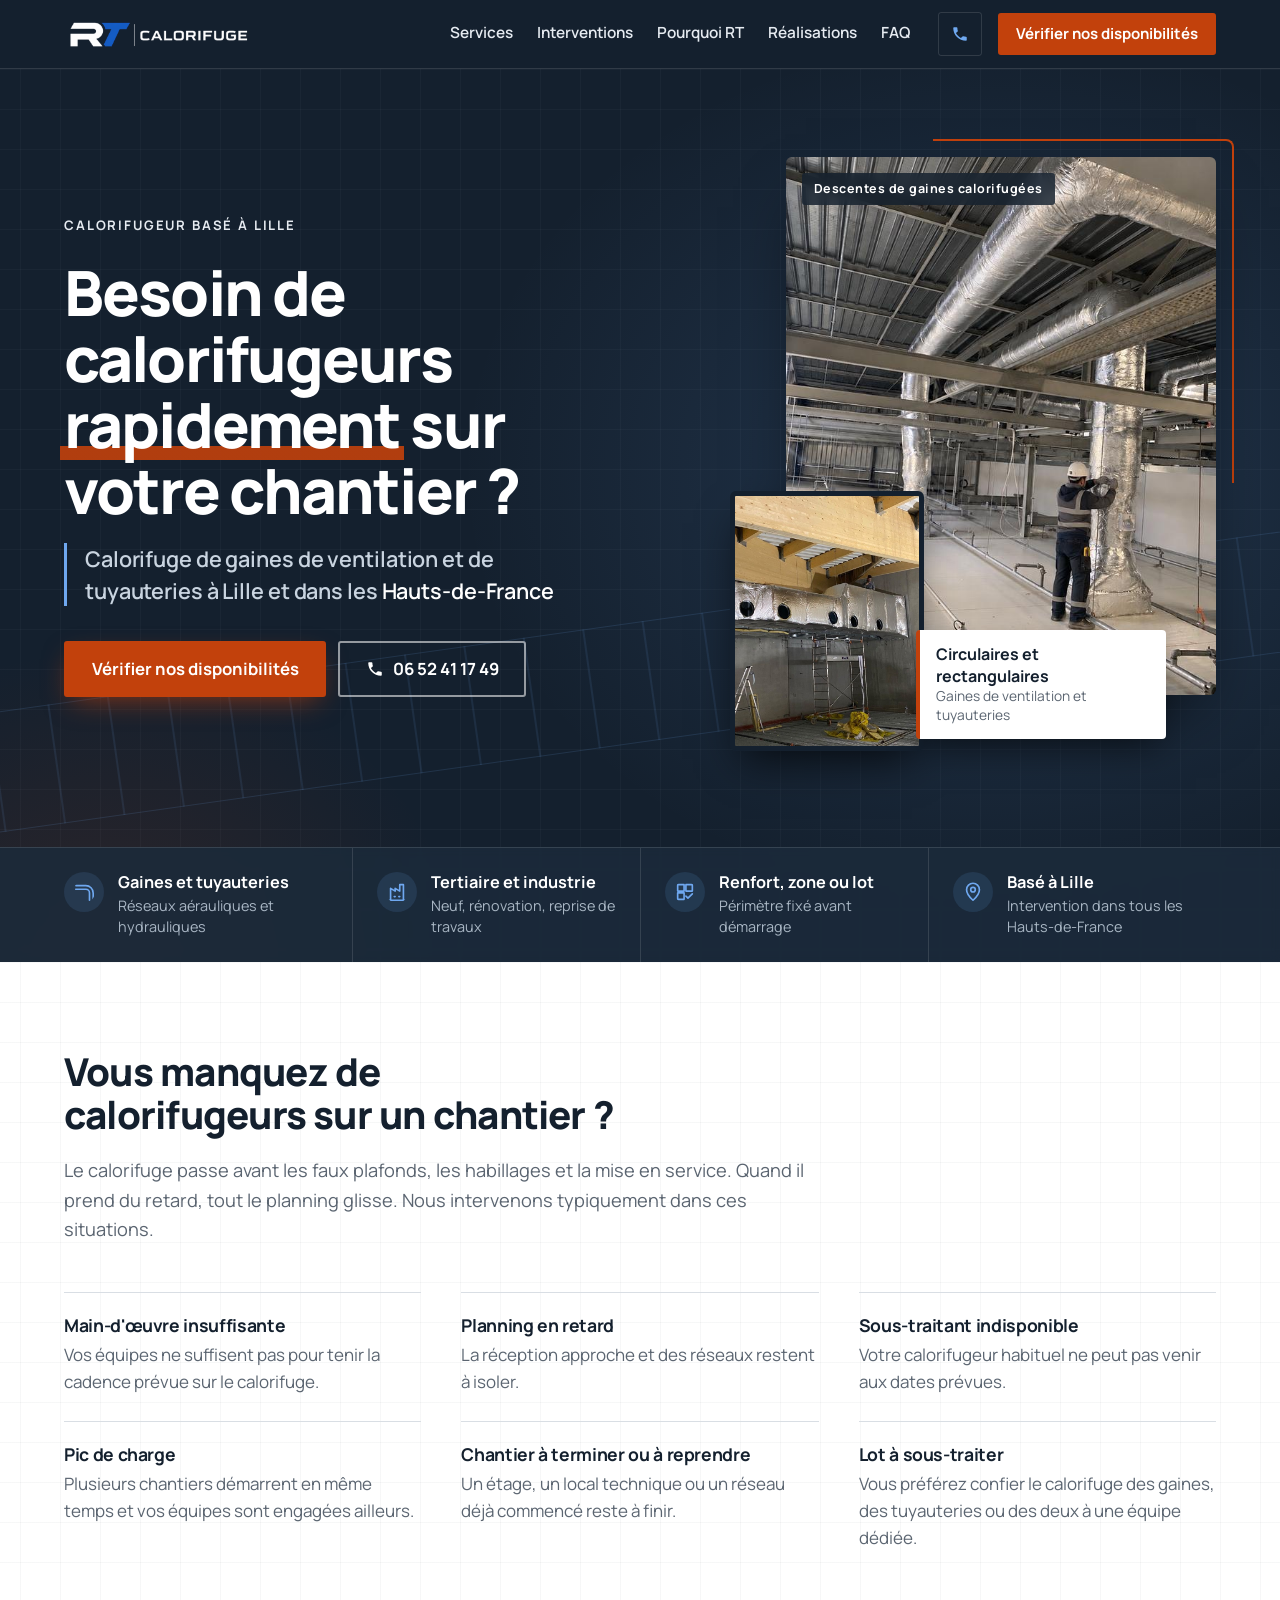
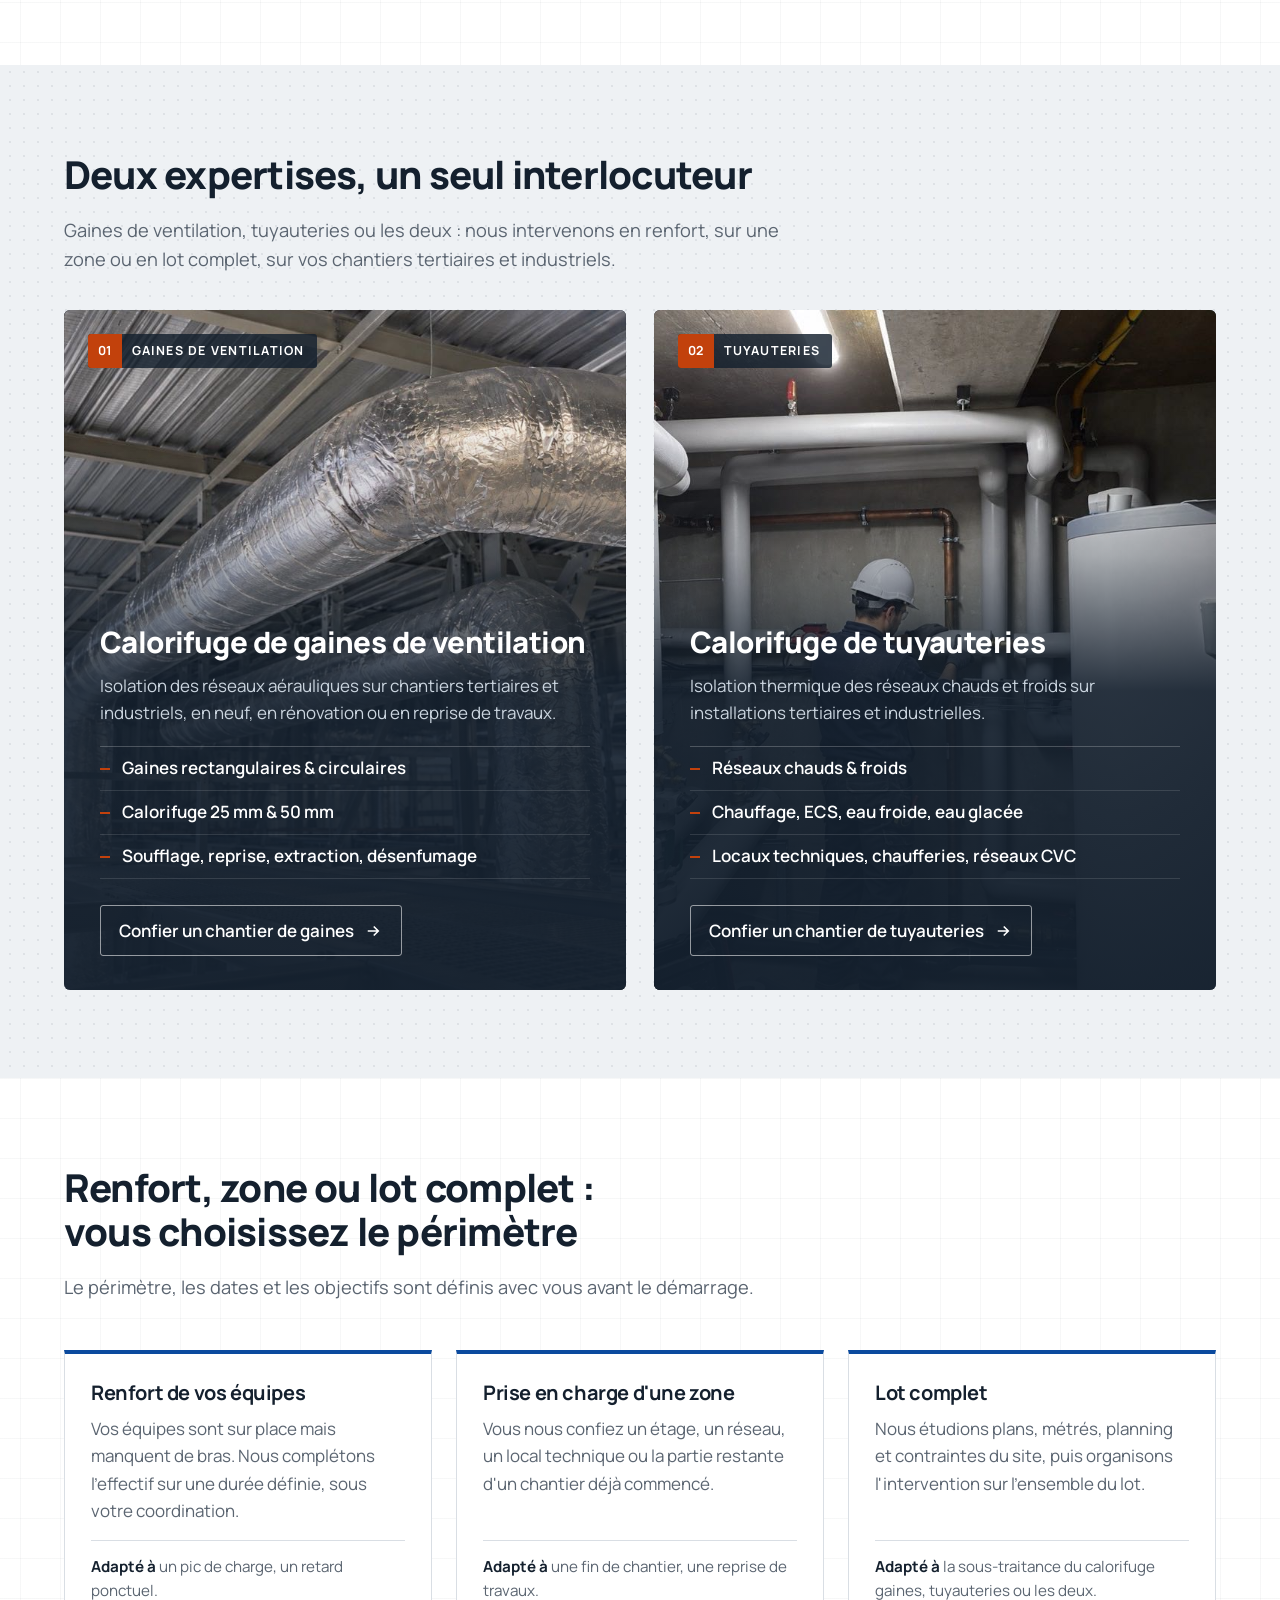
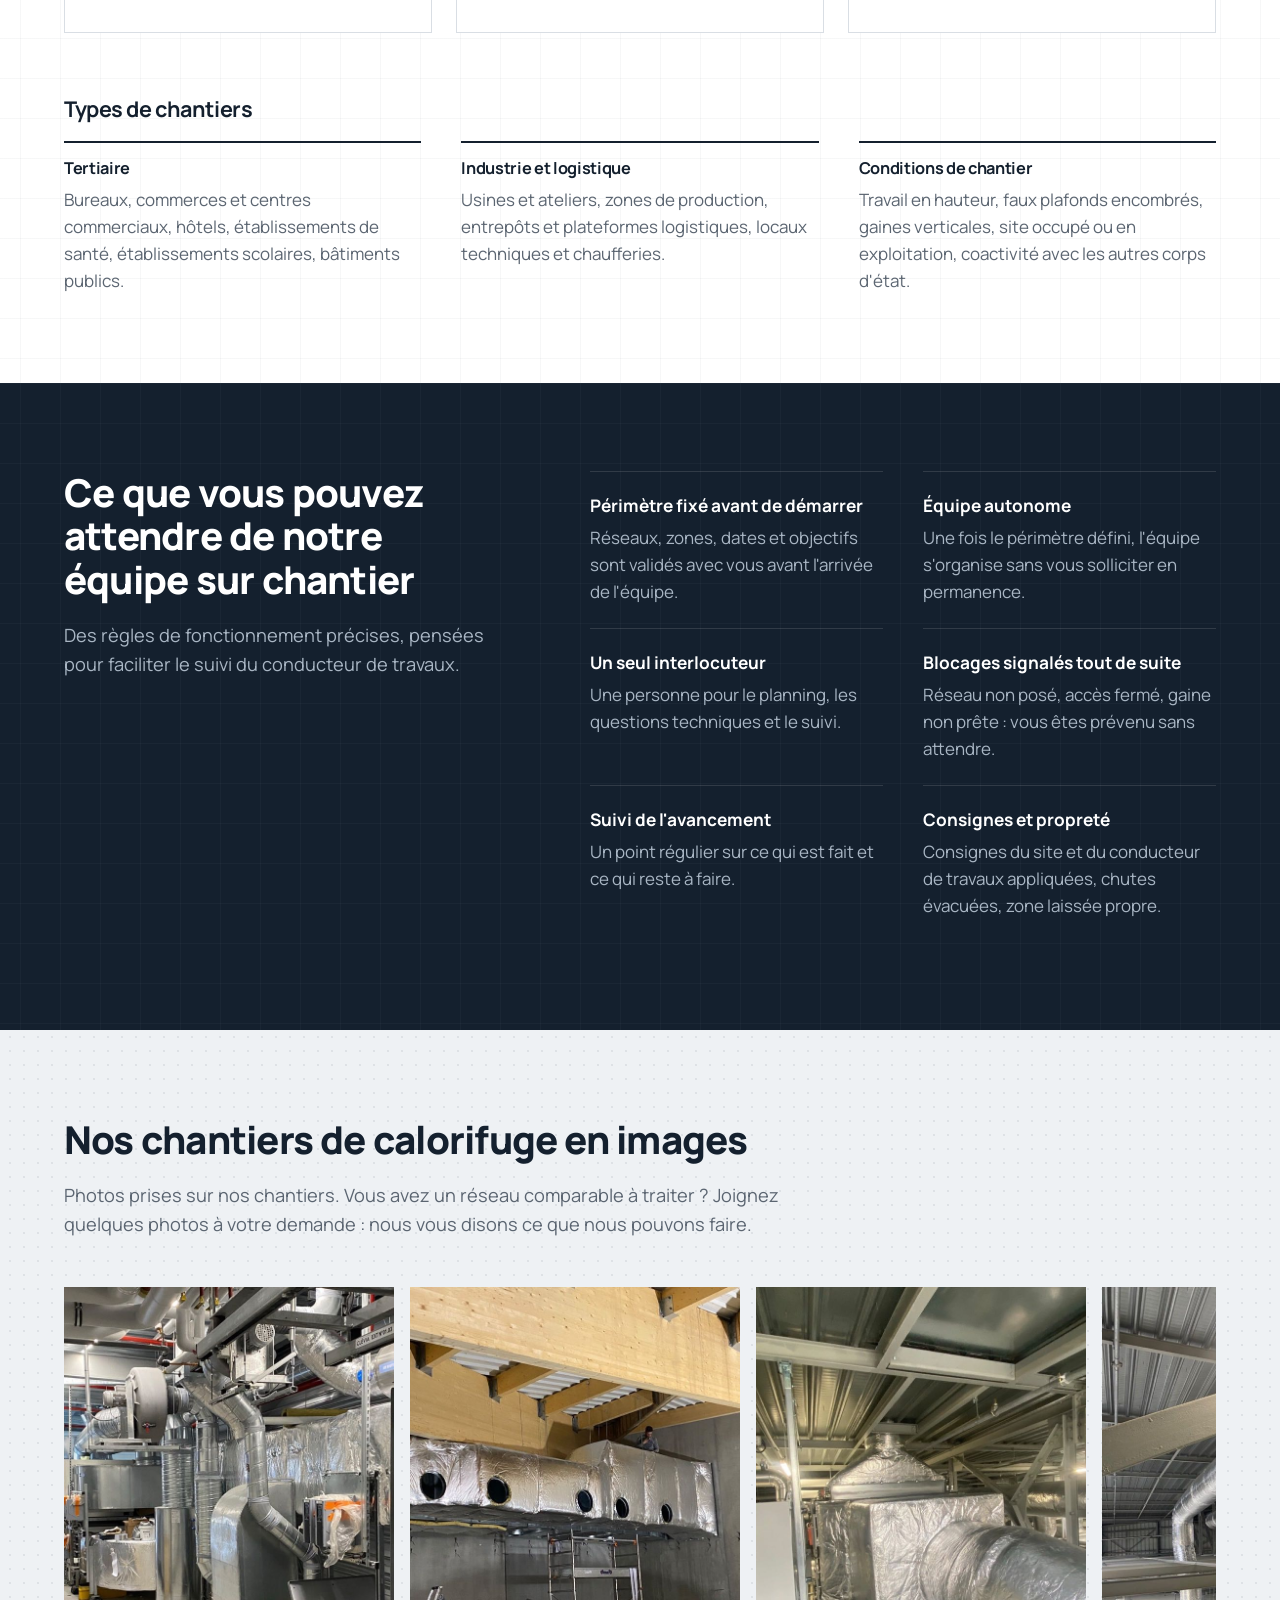
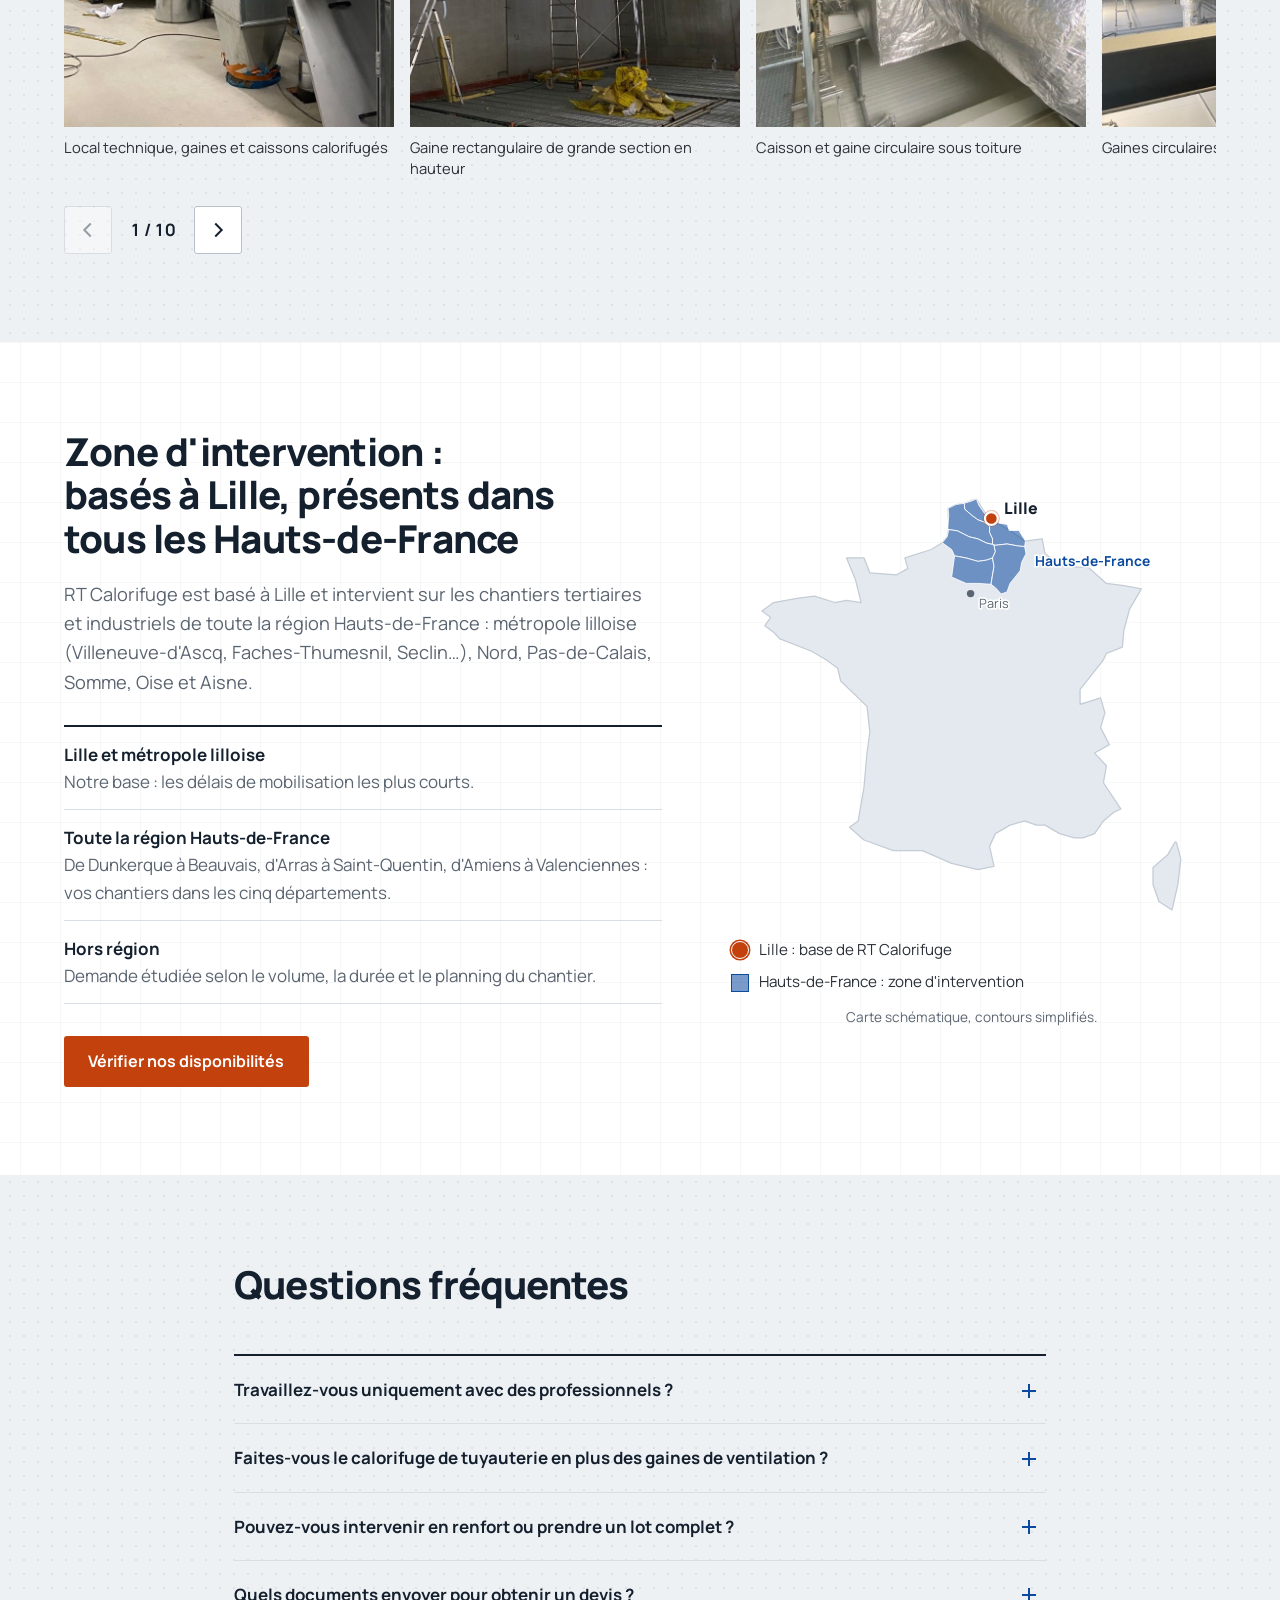
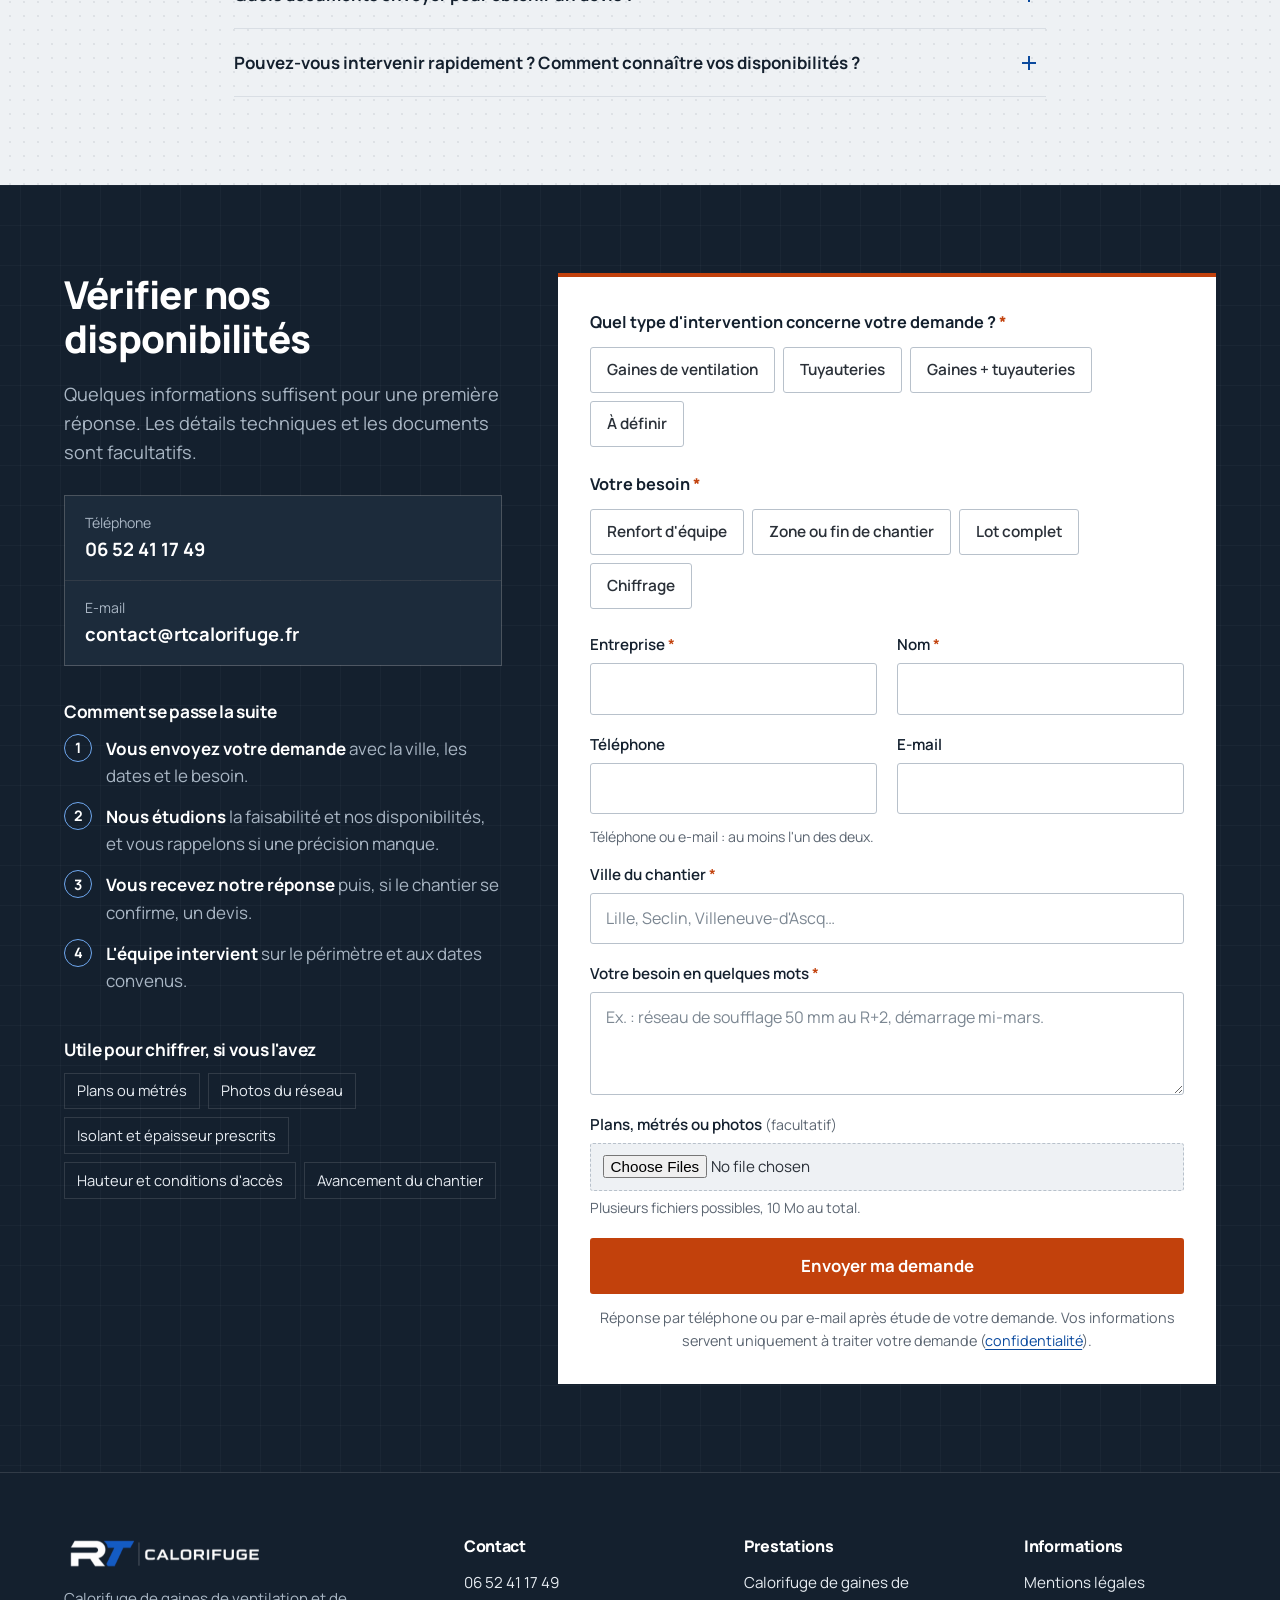
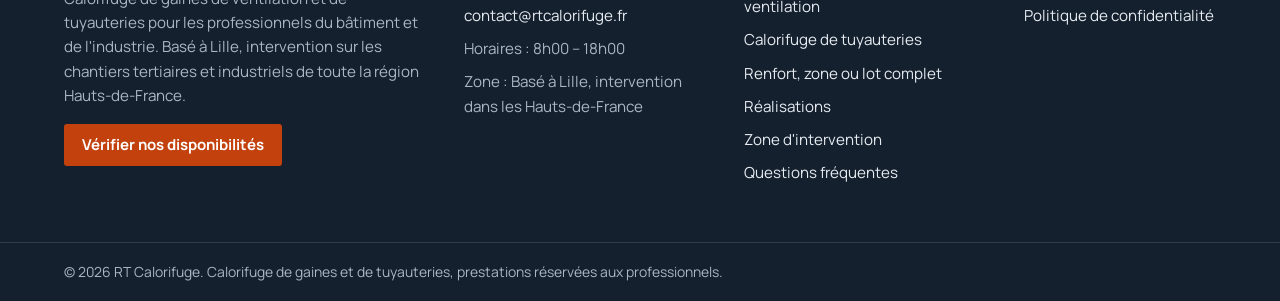
<file: rt-calorifuge-site/index.html>
<!DOCTYPE html>
<html lang="fr">
<head>
<meta charset="utf-8">
<meta name="viewport" content="width=device-width, initial-scale=1">
<title>Calorifuge de gaines et tuyauteries à Lille | RT Calorifuge</title>
<meta name="description" content="Calorifugeur basé à Lille, intervention dans tous les Hauts-de-France : gaines de ventilation 25/50 mm et tuyauteries, tertiaire et industrie. Renfort ou lot complet.">
<meta name="robots" content="index, follow, max-image-preview:large">
<meta name="theme-color" content="#14202E">
<link rel="canonical" href="https://rtcalorifuge.fr/">
<link rel="icon" href="assets/favicon-32.png" type="image/png" sizes="32x32">
<link rel="apple-touch-icon" href="assets/apple-touch-icon.png">

<meta property="og:type" content="website">
<meta property="og:locale" content="fr_FR">
<meta property="og:site_name" content="RT Calorifuge">
<meta property="og:title" content="RT Calorifuge — Calorifuge de gaines et de tuyauteries à Lille et dans les Hauts-de-France">
<meta property="og:description" content="Calorifuge de gaines de ventilation et de tuyauteries pour les professionnels : renfort d'équipe, zone ou lot complet, sur chantiers tertiaires et industriels.">
<meta property="og:url" content="https://rtcalorifuge.fr/">
<meta property="og:image" content="https://rtcalorifuge.fr/assets/img/og-rt-calorifuge.jpg">
<meta property="og:image:width" content="1200">
<meta property="og:image:height" content="630">
<meta property="og:image:alt" content="Calorifugeur en intervention sur des gaines de ventilation circulaires calorifugées">
<meta name="twitter:card" content="summary_large_image">

<link rel="preconnect" href="https://fonts.googleapis.com">
<link rel="preconnect" href="https://fonts.gstatic.com" crossorigin>
<link rel="stylesheet" href="https://fonts.googleapis.com/css2?family=Manrope:wght@400..800&display=swap">
<link rel="preload" as="image" href="assets/img/calorifugeur-intervention-gaines-ventilation-calorifugees-900.jpg"
      imagesrcset="assets/img/calorifugeur-intervention-gaines-ventilation-calorifugees-600.jpg 600w, assets/img/calorifugeur-intervention-gaines-ventilation-calorifugees-900.jpg 900w"
      imagesizes="(max-width: 900px) 100vw, 40vw" fetchpriority="high">
<link rel="stylesheet" href="css/style.css">
</head>

<body>

<a class="skip-link" href="#contenu">Aller au contenu principal</a>

<!-- ====================================================================
     EN-TÊTE
     ==================================================================== -->
<header class="header" id="header">
  <div class="container header__inner">

    <a class="header__logo" href="/" aria-label="RT Calorifuge — accueil">
      <img src="assets/logo-rt-calorifuge-horizontal-blanc.png" width="600" height="96" alt="RT Calorifuge">
    </a>

    <nav class="nav" id="nav" aria-label="Navigation principale">
      <ul class="nav__list">
        <li><a href="#services">Services</a></li>
        <li><a href="#interventions">Interventions</a></li>
        <li><a href="#pourquoi">Pourquoi RT</a></li>
        <li><a href="#realisations">Réalisations</a></li>
        <li><a href="#faq">FAQ</a></li>
      </ul>
      <a class="btn btn--accent nav__cta" href="#contact">Vérifier nos disponibilités</a>
    </nav>

    <div class="header__actions">
      <a class="header__tel" href="tel:+33652411749" data-cfg-tel aria-label="Appeler RT Calorifuge au 06 52 41 17 49">
        <svg viewBox="0 0 24 24" width="18" height="18" aria-hidden="true" focusable="false"><path fill="currentColor" d="M6.6 10.8c1.4 2.8 3.8 5.1 6.6 6.6l2.2-2.2c.3-.3.7-.4 1-.2 1.1.4 2.4.6 3.6.6.6 0 1 .4 1 1V20c0 .6-.4 1-1 1C10.6 21 3 13.4 3 4c0-.6.4-1 1-1h3.5c.6 0 1 .4 1 1 0 1.3.2 2.5.6 3.6.1.4 0 .8-.2 1l-2.3 2.2Z"/></svg>
        <span data-cfg="phoneDisplay">06 52 41 17 49</span>
      </a>
      <a class="btn btn--accent btn--sm header__cta" href="#contact">Vérifier nos disponibilités</a>
      <button class="burger" id="burger" type="button" aria-label="Ouvrir le menu" aria-expanded="false" aria-controls="nav">
        <span></span><span></span><span></span>
      </button>
    </div>

  </div>
</header>

<main id="contenu">

<!-- ====================================================================
     HERO
     ==================================================================== -->
<section class="hero" id="accueil">
  <div class="container hero__grid">

    <div class="hero__text">
      <p class="hero__eyebrow">Calorifugeur basé à Lille</p>

      <h1>Besoin de calorifugeurs <span class="hero__hl">rapidement</span> sur votre chantier&nbsp;?</h1>

      <h2 class="hero__h2">Calorifuge de gaines de ventilation et de tuyauteries à Lille et dans les <span class="nowrap">Hauts-de-France</span></h2>


      <div class="hero__cta">
        <a class="btn btn--accent btn--lg" href="#contact">Vérifier nos disponibilités</a>
        <a class="btn btn--ghost btn--lg" href="tel:+33652411749" data-cfg-tel>
          <svg viewBox="0 0 24 24" width="18" height="18" aria-hidden="true" focusable="false"><path fill="currentColor" d="M6.6 10.8c1.4 2.8 3.8 5.1 6.6 6.6l2.2-2.2c.3-.3.7-.4 1-.2 1.1.4 2.4.6 3.6.6.6 0 1 .4 1 1V20c0 .6-.4 1-1 1C10.6 21 3 13.4 3 4c0-.6.4-1 1-1h3.5c.6 0 1 .4 1 1 0 1.3.2 2.5.6 3.6.1.4 0 .8-.2 1l-2.3 2.2Z"/></svg>
          <span data-cfg="phoneDisplay">06 52 41 17 49</span>
        </a>
      </div>
    </div>

    <div class="hero__media">
      <figure class="hero__photo hero__photo--main">
        <!-- Photo de chantier. Pour la remplacer : ratio portrait 3:4, 900 × 1200 px,
             JPG compressé < 200 Ko, mettre à jour src, srcset, alt et la preload dans <head>. -->
        <img
          src="assets/img/calorifugeur-intervention-gaines-ventilation-calorifugees-900.jpg"
          srcset="assets/img/calorifugeur-intervention-gaines-ventilation-calorifugees-600.jpg 600w, assets/img/calorifugeur-intervention-gaines-ventilation-calorifugees-900.jpg 900w"
          sizes="(max-width: 900px) 100vw, 40vw"
          width="900" height="1200"
          alt="Calorifugeur en intervention sur une descente de gaine de ventilation calorifugée, sous un réseau de gaines circulaires en plafond"
          fetchpriority="high" decoding="async">
        <figcaption>Descentes de gaines calorifugées</figcaption>
      </figure>

      <figure class="hero__photo hero__photo--sub">
        <img src="assets/img/realisations/02-gaine-rectangulaire-grande-section.jpg" width="675" height="900"
             alt="Gaine rectangulaire de grande section calorifugée sous charpente bois" loading="lazy" decoding="async">
      </figure>

      <p class="hero__badge">
        <strong>Circulaires et rectangulaires</strong>
        <span>Gaines de ventilation et tuyauteries</span>
      </p>
    </div>

  </div>

  <!-- Informations clés -->
  <div class="keyfacts">
    <ul class="container keyfacts__list">
      <li>
        <svg class="keyfacts__icon" viewBox="0 0 24 24" aria-hidden="true" focusable="false"><path fill="none" stroke="currentColor" stroke-width="1.8" stroke-linecap="round" stroke-linejoin="round" d="M3 9h11a4 4 0 0 1 4 4v8M3 5h11a8 8 0 0 1 8 8v8"/></svg>
        <div><strong>Gaines et tuyauteries</strong><span>Réseaux aérauliques et hydrauliques</span></div>
      </li>
      <li>
        <svg class="keyfacts__icon" viewBox="0 0 24 24" aria-hidden="true" focusable="false"><path fill="none" stroke="currentColor" stroke-width="1.8" stroke-linecap="round" stroke-linejoin="round" d="M3 21h18M5 21V8l5 3V8l5 3V4h4v17M9 17h1M14 17h1"/></svg>
        <div><strong>Tertiaire et industrie</strong><span>Neuf, rénovation, reprise de travaux</span></div>
      </li>
      <li>
        <svg class="keyfacts__icon" viewBox="0 0 24 24" aria-hidden="true" focusable="false"><path fill="none" stroke="currentColor" stroke-width="1.8" stroke-linecap="round" stroke-linejoin="round" d="M4 4h7v7H4zM13 4h7v7h-7zM4 13h7v7H4zM13 16.5l2.2 2.2L20 14"/></svg>
        <div><strong>Renfort, zone ou lot</strong><span>Périmètre fixé avant démarrage</span></div>
      </li>
      <li>
        <svg class="keyfacts__icon" viewBox="0 0 24 24" aria-hidden="true" focusable="false"><path fill="none" stroke="currentColor" stroke-width="1.8" stroke-linecap="round" stroke-linejoin="round" d="M12 21s-7-6.2-7-11.5a7 7 0 0 1 14 0C19 14.8 12 21 12 21Z"/><circle cx="12" cy="9.5" r="2.5" fill="none" stroke="currentColor" stroke-width="1.8"/></svg>
        <div><strong>Basé à Lille</strong><span>Intervention dans tous les Hauts-de-France</span></div>
      </li>
    </ul>
  </div>
</section>

<!-- ====================================================================
     SITUATIONS CHANTIER
     ==================================================================== -->
<section class="section" id="situations">
  <div class="container">
    <div class="section__head">
      <h2>Vous manquez de calorifugeurs sur un chantier&nbsp;?</h2>
      <p class="lead">
        Le calorifuge passe avant les faux plafonds, les habillages et la mise en service.
        Quand il prend du retard, tout le planning glisse. Nous intervenons typiquement dans ces situations.
      </p>
    </div>

    <ul class="situations">
      <li>
        <h3>Main-d'œuvre insuffisante</h3>
        <p>Vos équipes ne suffisent pas pour tenir la cadence prévue sur le calorifuge.</p>
      </li>
      <li>
        <h3>Planning en retard</h3>
        <p>La réception approche et des réseaux restent à isoler.</p>
      </li>
      <li>
        <h3>Sous-traitant indisponible</h3>
        <p>Votre calorifugeur habituel ne peut pas venir aux dates prévues.</p>
      </li>
      <li>
        <h3>Pic de charge</h3>
        <p>Plusieurs chantiers démarrent en même temps et vos équipes sont engagées ailleurs.</p>
      </li>
      <li>
        <h3>Chantier à terminer ou à reprendre</h3>
        <p>Un étage, un local technique ou un réseau déjà commencé reste à finir.</p>
      </li>
      <li>
        <h3>Lot à sous-traiter</h3>
        <p>Vous préférez confier le calorifuge des gaines, des tuyauteries ou des deux à une équipe dédiée.</p>
      </li>
    </ul>
  </div>
</section>

<!-- ====================================================================
     SERVICES : 2 TUILES PHOTO (GAINES + TUYAUTERIES)
     Photos des tuiles (plein cadre, recadrées ; le bas est couvert par le texte) :
       - Photo gaines : calorifuge de gaines de ventilation sur chantier réel
       - Photo tuyauteries : calorifuge de tuyauteries en local technique ou sur réseau CVC
       Ratio conseillé portrait 3:4, 1200 × 1600 px, JPG < 250 Ko (sujet dans la moitié haute),
       dans assets/img/services/ (mettre à jour src, width, height, alt).
     Sans image, la tuile .svc-tile affiche un fond sombre neutre.
     ==================================================================== -->
<section class="section section--alu" id="services">
  <div class="container">
    <div class="section__head">
      <h2>Deux expertises, un seul interlocuteur</h2>
      <p class="lead">
        Gaines de ventilation, tuyauteries ou les deux&nbsp;: nous intervenons en renfort, sur une zone ou en lot complet,
        sur vos chantiers tertiaires et industriels.
      </p>
    </div>

    <div class="svc-grid">
      <!-- ---------- TUILE 1 : GAINES ---------- -->
      <article class="svc-tile" id="gaines" aria-labelledby="gaines-titre">
        <img class="svc-tile__img" src="assets/img/services/calorifuge-gaines-ventilation-circulaires.jpg" width="751" height="1000" loading="lazy" decoding="async"
             alt="Gaines de ventilation circulaires calorifugées sous toiture métallique">
        <p class="svc-tile__tag"><span>01</span>Gaines de ventilation</p>
        <div class="svc-tile__body">
          <h3 id="gaines-titre">Calorifuge de gaines de ventilation</h3>
          <p class="svc-tile__text">Isolation des réseaux aérauliques sur chantiers tertiaires et industriels, en neuf, en rénovation ou en reprise de travaux.</p>
          <ul class="svc-tile__facts">
            <li>Gaines rectangulaires &amp; circulaires</li>
            <li>Calorifuge 25&nbsp;mm &amp; 50&nbsp;mm</li>
            <li>Soufflage, reprise, extraction, désenfumage</li>
          </ul>
          <!-- EMPLACEMENT À COMPLÉTER (non affiché) — isolant et finition utilisés sur gaines, une fois confirmés -->
          <a class="svc-tile__cta" href="#contact" data-prefill-service="Gaines de ventilation">Confier un chantier de gaines <svg viewBox="0 0 24 24" width="18" height="18" aria-hidden="true" focusable="false"><path d="M5 12h13M13 6l6 6-6 6" fill="none" stroke="currentColor" stroke-width="2.2"/></svg></a>
        </div>
      </article>

      <!-- ---------- TUILE 2 : TUYAUTERIES ---------- -->
      <article class="svc-tile" id="tuyauteries" aria-labelledby="tuyauteries-titre">
        <img class="svc-tile__img svc-tile__img--tuyauteries" src="assets/img/services/calorifuge-tuyauteries-local-technique.jpg" width="750" height="1000" loading="lazy" decoding="async"
             alt="Calorifugeur intervenant sur des tuyauteries calorifugées dans un local technique">
        <p class="svc-tile__tag"><span>02</span>Tuyauteries</p>
        <div class="svc-tile__body">
          <h3 id="tuyauteries-titre">Calorifuge de tuyauteries</h3>
          <p class="svc-tile__text">Isolation thermique des réseaux chauds et froids sur installations tertiaires et industrielles.</p>
          <!-- À VÉRIFIER : retirer tout réseau non réalisé par RT Calorifuge.
               EMPLACEMENT À COMPLÉTER (non affiché) : isolants, épaisseurs, diamètres, finitions, une fois confirmés. -->
          <ul class="svc-tile__facts">
            <li>Réseaux chauds &amp; froids</li>
            <li>Chauffage, ECS, eau froide, eau glacée</li>
            <li>Locaux techniques, chaufferies, réseaux CVC</li>
          </ul>
          <a class="svc-tile__cta" href="#contact" data-prefill-service="Tuyauteries">Confier un chantier de tuyauteries <svg viewBox="0 0 24 24" width="18" height="18" aria-hidden="true" focusable="false"><path d="M5 12h13M13 6l6 6-6 6" fill="none" stroke="currentColor" stroke-width="2.2"/></svg></a>
        </div>
      </article>
    </div>
  </div>
</section>

<!-- ====================================================================
     MODES D'INTERVENTION + TYPES DE CHANTIERS
     ==================================================================== -->
<section class="section" id="interventions">
  <div class="container">
    <div class="section__head">
      <h2>Renfort, zone ou lot complet&nbsp;: vous choisissez le périmètre</h2>
      <p class="lead">Le périmètre, les dates et les objectifs sont définis avec vous avant le démarrage.</p>
    </div>

    <ul class="modes">
      <li class="mode">
        <h3>Renfort de vos équipes</h3>
        <p>Vos équipes sont sur place mais manquent de bras. Nous complétons l'effectif sur une durée définie, sous votre coordination.</p>
        <p class="mode__fit"><span>Adapté à</span> un pic de charge, un retard ponctuel.</p>
      </li>
      <li class="mode">
        <h3>Prise en charge d'une zone</h3>
        <p>Vous nous confiez un étage, un réseau, un local technique ou la partie restante d'un chantier déjà commencé.</p>
        <p class="mode__fit"><span>Adapté à</span> une fin de chantier, une reprise de travaux.</p>
      </li>
      <li class="mode">
        <h3>Lot complet</h3>
        <p>Nous étudions plans, métrés, planning et contraintes du site, puis organisons l'intervention sur l'ensemble du lot.</p>
        <p class="mode__fit"><span>Adapté à</span> la sous-traitance du calorifuge gaines, tuyauteries ou les deux.</p>
      </li>
    </ul>

    <div class="sites" id="chantiers">
      <h3 class="sites__title">Types de chantiers</h3>
      <div class="sites__grid">
        <div>
          <h4>Tertiaire</h4>
          <p>Bureaux, commerces et centres commerciaux, hôtels, établissements de santé, établissements scolaires, bâtiments publics.</p>
        </div>
        <div>
          <h4>Industrie et logistique</h4>
          <p>Usines et ateliers, zones de production, entrepôts et plateformes logistiques, locaux techniques et chaufferies.</p>
        </div>
        <div>
          <h4>Conditions de chantier</h4>
          <p>Travail en hauteur, faux plafonds encombrés, gaines verticales, site occupé ou en exploitation, coactivité avec les autres corps d'état.</p>
        </div>
      </div>
    </div>
  </div>
</section>

<!-- ====================================================================
     POURQUOI RT CALORIFUGE
     ==================================================================== -->
<section class="section section--dark" id="pourquoi">
  <div class="container why">
    <div class="why__head">
      <h2>Ce que vous pouvez attendre de notre équipe sur chantier</h2>
      <p class="lead">Des règles de fonctionnement précises, pensées pour faciliter le suivi du conducteur de travaux.</p>

      <!-- PHOTO À AJOUTER (non affichée) — équipe RT Calorifuge sur chantier.
           Ratio 4:3, 1200 × 900 px, JPG < 200 Ko, fichier assets/img/equipe-rt-calorifuge-chantier.jpg,
           ALT : « Équipe RT Calorifuge en intervention sur un chantier de calorifuge ».
           Intégration : <img class="why__photo" src="…" width="1200" height="900" loading="lazy" alt="…"> -->

      <!-- EMPLACEMENT PREUVE À COMPLÉTER (non affiché) — témoignage réel d'un client, avec son accord :
      <blockquote class="quote">
        <p>« [CITATION EXACTE DU CLIENT] »</p>
        <footer>[Prénom Nom], [fonction], [entreprise]</footer>
      </blockquote>
      -->
    </div>

    <dl class="commitments">
      <div>
        <dt>Périmètre fixé avant de démarrer</dt>
        <dd>Réseaux, zones, dates et objectifs sont validés avec vous avant l'arrivée de l'équipe.</dd>
      </div>
      <div>
        <dt>Équipe autonome</dt>
        <dd>Une fois le périmètre défini, l'équipe s'organise sans vous solliciter en permanence.</dd>
      </div>
      <div>
        <dt>Un seul interlocuteur</dt>
        <dd>Une personne pour le planning, les questions techniques et le suivi.</dd>
      </div>
      <div>
        <dt>Blocages signalés tout de suite</dt>
        <dd>Réseau non posé, accès fermé, gaine non prête&nbsp;: vous êtes prévenu sans attendre.</dd>
      </div>
      <div>
        <dt>Suivi de l'avancement</dt>
        <dd>Un point régulier sur ce qui est fait et ce qui reste à faire.</dd>
      </div>
      <div>
        <dt>Consignes et propreté</dt>
        <dd>Consignes du site et du conducteur de travaux appliquées, chutes évacuées, zone laissée propre.</dd>
      </div>
    </dl>
  </div>
</section>

<!-- ====================================================================
     RÉALISATIONS — CARROUSEL
     Pour ajouter une photo : déposer un JPG (~900 px de haut, < 150 Ko) dans
     assets/img/realisations/ puis dupliquer un bloc <figure class="slide">
     (src, width, height, alt, légende). Aucun autre réglage nécessaire.
     ==================================================================== -->
<section class="section section--alu" id="realisations">
  <div class="container">
    <div class="section__head">
      <h2>Nos chantiers de calorifuge en images</h2>
      <p class="lead">
        Photos prises sur nos chantiers. Vous avez un réseau comparable à traiter&nbsp;?
        Joignez quelques photos à votre demande&nbsp;: nous vous disons ce que nous pouvons faire.
      </p>
    </div>

    <div class="carousel" data-carousel>
      <div class="carousel__track" tabindex="0" role="region" aria-label="Photos de chantiers, défilement horizontal">
        <figure class="slide">
          <img src="assets/img/realisations/01-local-technique-gaines-calorifugees.jpg" width="675" height="900" loading="lazy" decoding="async"
               alt="Local technique : gaines et caissons de traitement d'air calorifugés">
          <figcaption>Local technique, gaines et caissons calorifugés</figcaption>
        </figure>
        <figure class="slide">
          <img src="assets/img/realisations/02-gaine-rectangulaire-grande-section.jpg" width="675" height="900" loading="lazy" decoding="async"
               alt="Gaine rectangulaire de grande section calorifugée avec piquages circulaires, posée en hauteur">
          <figcaption>Gaine rectangulaire de grande section en hauteur</figcaption>
        </figure>
        <figure class="slide">
          <img src="assets/img/realisations/03-caisson-et-gaine-circulaire-calorifuges.jpg" width="675" height="900" loading="lazy" decoding="async"
               alt="Caisson rectangulaire et gaine circulaire calorifugés sous toiture technique">
          <figcaption>Caisson et gaine circulaire sous toiture</figcaption>
        </figure>
        <figure class="slide">
          <img src="assets/img/realisations/04-gaines-circulaires-batiment-industriel.jpg" width="675" height="900" loading="lazy" decoding="async"
               alt="Réseau de gaines circulaires calorifugées dans un bâtiment industriel">
          <figcaption>Gaines circulaires, bâtiment industriel</figcaption>
        </figure>
        <figure class="slide">
          <img src="assets/img/realisations/05-gaines-sous-chemin-de-cables.jpg" width="900" height="675" loading="lazy" decoding="async"
               alt="Gaines circulaires calorifugées sous chemins de câbles en plafond technique">
          <figcaption>Gaines circulaires sous chemins de câbles</figcaption>
        </figure>
        <figure class="slide">
          <img src="assets/img/realisations/06-gaines-circulaires-plafond-beton.jpg" width="505" height="900" loading="lazy" decoding="async"
               alt="Gaines circulaires calorifugées sous dalle béton, chantier en cours">
          <figcaption>Gaines circulaires sous dalle béton</figcaption>
        </figure>
        <figure class="slide">
          <img src="assets/img/realisations/07-gaine-calorifugee-faux-plafond.jpg" width="675" height="900" loading="lazy" decoding="async"
               alt="Gaine de ventilation calorifugée au-dessus d'une ossature de faux plafond">
          <figcaption>Gaine calorifugée en faux plafond</figcaption>
        </figure>
        <figure class="slide">
          <img src="assets/img/realisations/08-reseau-faux-plafond-tertiaire.jpg" width="675" height="900" loading="lazy" decoding="async"
               alt="Réseau de gaines calorifugées en faux plafond sur chantier tertiaire">
          <figcaption>Réseau en faux plafond, tertiaire</figcaption>
        </figure>
        <figure class="slide">
          <img src="assets/img/realisations/09-gaines-circulaires-couloir.jpg" width="505" height="900" loading="lazy" decoding="async"
               alt="Gaines circulaires calorifugées en plafond de circulation">
          <figcaption>Gaines circulaires en circulation</figcaption>
        </figure>
        <figure class="slide">
          <img src="assets/img/realisations/10-gaines-calorifugees-charpente-bois.jpg" width="900" height="727" loading="lazy" decoding="async"
               alt="Gaines rectangulaires et circulaires calorifugées sous charpente bois">
          <figcaption>Gaines calorifugées sous charpente bois</figcaption>
        </figure>
      </div>
      <div class="carousel__nav">
        <button type="button" class="carousel__btn" data-dir="-1" aria-label="Photos précédentes">
          <svg viewBox="0 0 24 24" width="22" height="22" aria-hidden="true" focusable="false"><path d="M15 5l-7 7 7 7" fill="none" stroke="currentColor" stroke-width="2.2"/></svg>
        </button>
        <p class="carousel__count" aria-live="polite"><span data-carousel-current>1</span> / 10</p>
        <button type="button" class="carousel__btn" data-dir="1" aria-label="Photos suivantes">
          <svg viewBox="0 0 24 24" width="22" height="22" aria-hidden="true" focusable="false"><path d="M9 5l7 7-7 7" fill="none" stroke="currentColor" stroke-width="2.2"/></svg>
        </button>
      </div>
    </div>
  </div>
</section>

<!-- ====================================================================
     ZONE D'INTERVENTION
     ==================================================================== -->
<section class="section" id="zone-intervention">
  <div class="container zone">
    <div class="zone__text">
      <h2>Zone d'intervention&nbsp;: basés à Lille, présents dans tous les Hauts-de-France</h2>
      <p class="lead">
        RT Calorifuge est basé à Lille et intervient sur les chantiers tertiaires et industriels de toute la région
        Hauts-de-France&nbsp;: métropole lilloise (Villeneuve-d'Ascq, Faches-Thumesnil, Seclin…), Nord, Pas-de-Calais,
        Somme, Oise et Aisne.
      </p>

      <dl class="zone__list">
        <div><dt>Lille et métropole lilloise</dt><dd>Notre base&nbsp;: les délais de mobilisation les plus courts.</dd></div>
        <div><dt>Toute la région Hauts-de-France</dt><dd>De Dunkerque à Beauvais, d'Arras à Saint-Quentin, d'Amiens à Valenciennes&nbsp;: vos chantiers dans les cinq départements.</dd></div>
        <div><dt>Hors région</dt><dd>Demande étudiée selon le volume, la durée et le planning du chantier.</dd></div>
      </dl>

      <a class="btn btn--accent" href="#contact">Vérifier nos disponibilités</a>
    </div>

    <figure class="zone__map">
      <svg viewBox="8 8 415 408" role="img" aria-labelledby="zm-t zm-d">
        <title id="zm-t">Carte de France : zone d'intervention de RT Calorifuge</title>
        <desc id="zm-d">RT Calorifuge est basé à Lille et intervient dans toute la région Hauts-de-France : Nord, Pas-de-Calais, Somme, Oise et Aisne.</desc>
        <path class="fm__france" d="M215.7,20.0 L220.6,18.4 L230.3,34.0 L238.5,32.0 L241.3,42.0 L252.3,48.0 L266.1,58.0 L282.6,56.0 L285.3,70.0 L301.9,82.0 L326.6,83.2 L343.2,98.0 L359.7,100.0 L376.2,103.2 L365.2,122.0 L359.7,142.0 L358.3,158.0 L343.2,164.0 L340.4,170.0 L328.0,186.0 L318.4,198.0 L318.4,212.0 L337.7,206.0 L341.8,220.0 L337.7,234.0 L345.9,250.0 L332.1,258.0 L343.2,270.0 L340.4,286.0 L356.9,310.8 L350.0,314.0 L340.4,322.0 L332.1,334.0 L321.1,338.0 L312.9,338.0 L299.1,334.0 L285.3,326.0 L277.1,326.0 L266.1,322.0 L252.3,326.0 L238.5,334.0 L233.0,346.0 L237.2,364.8 L222.0,368.0 L197.2,362.0 L169.7,350.0 L142.2,350.0 L114.6,340.0 L100.9,328.0 L109.1,322.0 L114.6,290.0 L117.4,258.0 L120.1,238.0 L117.4,214.0 L92.6,190.0 L89.8,178.0 L78.8,170.0 L65.1,162.0 L34.8,150.0 L29.3,144.0 L21.0,138.0 L26.5,130.0 L18.3,124.0 L29.3,116.0 L51.3,112.0 L67.8,110.0 L87.1,116.0 L98.1,114.0 L111.9,116.0 L106.4,94.0 L98.1,74.0 L114.6,74.0 L120.1,88.0 L144.9,90.0 L155.9,84.0 L153.2,74.0 L178.0,66.0 L188.4,59.6 L193.1,54.0 L194.5,46.0 L193.9,27.2 L201.4,23.6 L209.1,22.4 Z"/>
        <path class="fm__france" d="M409.2,342.0 L413.4,358.0 L410.6,382.0 L405.1,406.0 L392.7,398.0 L387.2,382.0 L387.2,366.0 L401.0,354.0 L407.9,342.0 Z"/>
        <path class="fm__dep" d="M220.6,18.4 L222.8,24.0 L229.7,34.0 L236.6,30.8 L239.4,34.0 L240.7,40.8 L249.8,42.4 L251.5,48.0 L260.6,48.0 L266.9,58.0 L266.1,63.2 L260.6,62.8 L249.5,60.8 L238.5,62.0 L235.8,61.2 L235.8,56.0 L233.0,50.0 L233.0,44.0 L227.5,40.0 L222.0,38.0 L216.5,34.0 L209.6,28.0 L209.1,22.4 L215.7,20.4 Z"/>
        <path class="fm__dep" d="M209.1,22.4 L201.4,23.6 L193.9,27.2 L194.5,33.2 L193.7,46.0 L194.5,47.2 L202.7,48.4 L213.8,54.0 L222.0,56.0 L230.3,60.0 L235.8,61.2 L235.8,56.0 L233.0,50.0 L233.0,44.0 L227.5,40.0 L222.0,38.0 L216.5,34.0 L209.6,28.0 Z"/>
        <path class="fm__dep" d="M194.5,47.2 L193.1,54.0 L188.4,59.6 L197.2,66.0 L200.0,72.0 L211.0,74.0 L222.0,77.2 L230.3,76.0 L235.8,74.0 L238.5,68.0 L237.2,62.0 L235.8,61.2 L230.3,60.0 L222.0,56.0 L213.8,54.0 L202.7,48.4 Z"/>
        <path class="fm__dep" d="M200.0,72.0 L211.0,74.0 L222.0,77.2 L230.3,76.0 L235.8,74.0 L237.2,82.0 L235.8,90.0 L234.4,98.8 L222.0,98.0 L211.0,98.0 L197.2,92.0 L198.6,82.0 Z"/>
        <path class="fm__dep" d="M237.2,62.0 L238.5,62.0 L249.5,60.8 L260.6,62.8 L266.1,63.2 L267.4,70.0 L263.3,78.0 L261.9,86.0 L252.3,98.0 L249.5,106.0 L244.0,108.0 L238.5,102.0 L234.4,98.8 L235.8,90.0 L237.2,82.0 L235.8,74.0 L238.5,68.0 Z"/>
        <circle class="fm__paris" cx="215.1" cy="107.6" r="3.5"/>
        <text class="fm__city" x="223.1" y="121.6">Paris</text>
        <circle class="fm__pulse" cx="234.7" cy="36.8" r="8"/>
        <circle class="fm__lille" cx="234.7" cy="36.8" r="6"/>
        <text class="fm__city fm__city--main" x="246.7" y="32.8">Lille</text>
        <text class="fm__region" x="276" y="82">Hauts-de-France</text>
      </svg>
      <ul class="zm__legend">
        <li><span class="zm__key zm__key--mel" aria-hidden="true"></span>Lille&nbsp;: base de RT Calorifuge</li>
        <li><span class="zm__key zm__key--nord" aria-hidden="true"></span>Hauts-de-France&nbsp;: zone d'intervention</li>
      </ul>
      <figcaption>Carte schématique, contours simplifiés.</figcaption>
    </figure>
  </div>
</section>

<!-- ====================================================================
     FAQ
     Garder le texte des réponses identique à celui du bloc JSON-LD « FAQPage »
     en bas de page.
     ==================================================================== -->
<section class="section section--alu" id="faq">
  <div class="container container--narrow">
    <div class="section__head">
      <h2>Questions fréquentes</h2>
    </div>

    <div class="faq">
      <details class="faq__item">
        <summary>Travaillez-vous uniquement avec des professionnels&nbsp;?</summary>
        <div class="faq__body"><p>Oui. Nous travaillons pour les entreprises de génie climatique et de CVC, les entreprises de ventilation, les climaticiens, les entreprises générales et les industriels. Nous n'intervenons pas chez les particuliers.</p></div>
      </details>

      <details class="faq__item">
        <summary>Faites-vous le calorifuge de tuyauterie en plus des gaines de ventilation&nbsp;?</summary>
        <div class="faq__body"><p>Oui. En plus du calorifuge de gaines (25 et 50 mm, rectangulaires et circulaires), nous isolons les tuyauteries chaudes et froides&nbsp;: chauffage, eau chaude, eau froide, eau glacée, réseaux CVC et tuyauteries industrielles, séparément ou sur un même chantier.</p></div>
      </details>

      <details class="faq__item">
        <summary>Pouvez-vous intervenir en renfort ou prendre un lot complet&nbsp;?</summary>
        <div class="faq__body"><p>Les deux. Nous pouvons renforcer une équipe déjà sur place pour une durée définie, prendre en charge une zone, reprendre un chantier déjà commencé ou réaliser un lot complet. Le périmètre est fixé avec vous avant le démarrage.</p></div>
      </details>

      <details class="faq__item">
        <summary>Quels documents envoyer pour obtenir un devis&nbsp;?</summary>
        <div class="faq__body"><p>La ville du chantier, les dates souhaitées et le type de réseau suffisent pour une première réponse. Si vous les avez, joignez plans, métrés et photos&nbsp;: nous pouvons chiffrer à partir de ces documents.</p></div>
      </details>

      <details class="faq__item">
        <summary>Pouvez-vous intervenir rapidement&nbsp;? Comment connaître vos disponibilités&nbsp;?</summary>
        <div class="faq__body"><p>Cela dépend de notre planning du moment. Le plus rapide est de nous appeler au 06&nbsp;52&nbsp;41&nbsp;17&nbsp;49 ou d'envoyer le formulaire avec la ville, les dates et le volume estimé&nbsp;: nous vous répondons après étude.</p></div>
      </details>
    </div>
  </div>
</section>

<!-- ====================================================================
     CONTACT / FORMULAIRE
     Envoi : Web3Forms (clé dans js/config.js). Les champs techniques des
     blocs masqués sont désactivés et ne sont donc pas envoyés.
     ==================================================================== -->
<section class="section section--dark" id="contact">
  <div class="container contact">

    <div class="contact__aside">
      <h2>Vérifier nos disponibilités</h2>
      <p class="lead">Quelques informations suffisent pour une première réponse. Les détails techniques et les documents sont facultatifs.</p>

      <ul class="contact-direct">
        <li><a href="tel:+33652411749" data-cfg-tel><span>Téléphone</span><strong data-cfg="phoneDisplay">06 52 41 17 49</strong></a></li>
        <li><a href="mailto:contact@rtcalorifuge.fr" data-cfg-mail><span>E-mail</span><strong data-cfg="email">contact@rtcalorifuge.fr</strong></a></li>
      </ul>

      <div class="next" id="methode">
        <h3>Comment se passe la suite</h3>
        <ol class="steps">
          <li><strong>Vous envoyez votre demande</strong> avec la ville, les dates et le besoin.</li>
          <li><strong>Nous étudions</strong> la faisabilité et nos disponibilités, et vous rappelons si une précision manque.</li>
          <li><strong>Vous recevez notre réponse</strong> puis, si le chantier se confirme, un devis.</li>
          <li><strong>L'équipe intervient</strong> sur le périmètre et aux dates convenus.</li>
        </ol>
      </div>

      <div class="next">
        <h3>Utile pour chiffrer, si vous l'avez</h3>
        <ul class="infolist">
          <li>Plans ou métrés</li>
          <li>Photos du réseau</li>
          <li>Isolant et épaisseur prescrits</li>
          <li>Hauteur et conditions d'accès</li>
          <li>Avancement du chantier</li>
        </ul>
      </div>
    </div>

    <div class="contact__form">
      <form class="form" id="devis-form" novalidate>

        <fieldset class="form__block" id="fs-service" aria-describedby="err-service">
          <legend>Quel type d'intervention concerne votre demande&nbsp;? <span class="req" aria-hidden="true">*</span></legend>
          <div class="chips">
            <label class="chip"><input type="radio" name="service" value="Gaines de ventilation" required><span>Gaines de ventilation</span></label>
            <label class="chip"><input type="radio" name="service" value="Tuyauteries"><span>Tuyauteries</span></label>
            <label class="chip"><input type="radio" name="service" value="Gaines + tuyauteries"><span>Gaines + tuyauteries</span></label>
            <label class="chip"><input type="radio" name="service" value="À définir"><span>À définir</span></label>
          </div>
          <span class="err" id="err-service" data-err-group="service"></span>
        </fieldset>

        <fieldset class="form__block" id="fs-besoin" aria-describedby="err-besoin">
          <legend>Votre besoin <span class="req" aria-hidden="true">*</span></legend>
          <div class="chips">
            <label class="chip"><input type="radio" name="type_besoin" value="Renfort d'équipe" required><span>Renfort d'équipe</span></label>
            <label class="chip"><input type="radio" name="type_besoin" value="Zone ou fin de chantier"><span>Zone ou fin de chantier</span></label>
            <label class="chip"><input type="radio" name="type_besoin" value="Lot complet"><span>Lot complet</span></label>
            <label class="chip"><input type="radio" name="type_besoin" value="Chiffrage"><span>Chiffrage</span></label>
          </div>
          <span class="err" id="err-besoin" data-err-group="type_besoin"></span>
        </fieldset>

        <div class="grid-2">
          <p class="field">
            <label for="entreprise">Entreprise <span class="req" aria-hidden="true">*</span></label>
            <input type="text" id="entreprise" name="entreprise" autocomplete="organization" required aria-describedby="err-entreprise">
            <span class="err" id="err-entreprise" data-err-for="entreprise"></span>
          </p>
          <p class="field">
            <label for="nom">Nom <span class="req" aria-hidden="true">*</span></label>
            <input type="text" id="nom" name="nom" autocomplete="name" required aria-describedby="err-nom">
            <span class="err" id="err-nom" data-err-for="nom"></span>
          </p>
          <p class="field">
            <label for="telephone">Téléphone</label>
            <input type="tel" id="telephone" name="telephone" autocomplete="tel" inputmode="tel" aria-describedby="hint-contact err-telephone">
            <span class="err" id="err-telephone" data-err-for="telephone"></span>
          </p>
          <p class="field">
            <label for="email">E-mail</label>
            <input type="email" id="email" name="email" autocomplete="email" inputmode="email" aria-describedby="hint-contact err-email">
            <span class="err" id="err-email" data-err-for="email"></span>
          </p>
          <p class="hint field--full" id="hint-contact">Téléphone ou e-mail&nbsp;: au moins l'un des deux.</p>
          <p class="field field--full">
            <label for="ville">Ville du chantier <span class="req" aria-hidden="true">*</span></label>
            <input type="text" id="ville" name="ville" autocomplete="address-level2" required aria-describedby="err-ville" placeholder="Lille, Seclin, Villeneuve-d'Ascq…">
            <span class="err" id="err-ville" data-err-for="ville"></span>
          </p>
        </div>

        <p class="field">
          <label for="description">Votre besoin en quelques mots <span class="req" aria-hidden="true">*</span></label>
          <textarea id="description" name="description" rows="3" required aria-describedby="err-description"
                    placeholder="Ex. : réseau de soufflage 50 mm au R+2, démarrage mi-mars."></textarea>
          <span class="err" id="err-description" data-err-for="description"></span>
        </p>

        <p class="field">
          <label for="fichiers">Plans, métrés ou photos <span class="opt">(facultatif)</span></label>
          <input type="file" id="fichiers" name="fichiers" multiple accept=".pdf,.jpg,.jpeg,.png,.heic,.dwg,.xls,.xlsx,.zip" aria-describedby="hint-fichiers err-fichiers">
          <span class="hint" id="hint-fichiers">Plusieurs fichiers possibles, 10&nbsp;Mo au total.</span>
          <span class="err" id="err-fichiers" data-err-for="fichiers"></span>
        </p>

        <!-- Anti-spam : champ piège côté navigateur + case « botcheck » vérifiée par Web3Forms -->
        <input type="text" name="_gotcha" tabindex="-1" autocomplete="off" aria-hidden="true" class="hp">
        <input type="checkbox" name="botcheck" tabindex="-1" autocomplete="off" aria-hidden="true" class="hp">

        <div class="form__submit">
          <button type="submit" class="btn btn--accent btn--lg btn--block" id="submit-btn">Envoyer ma demande</button>
          <p class="form__reassure">Réponse par téléphone ou par e-mail après étude de votre demande. Vos informations servent uniquement à traiter votre demande (<a href="/politique-de-confidentialite">confidentialité</a>).</p>
        </div>

        <p class="form__status" id="form-status" role="status" aria-live="polite"></p>
      </form>

      <div class="form__success" id="form-success" hidden>
        <h3>Votre demande a bien été envoyée.</h3>
        <p>RT Calorifuge vous recontacte après étude des informations.</p>
        <p>Besoin d'une réponse immédiate&nbsp;? <a href="tel:+33652411749" data-cfg-tel>Appeler le <span data-cfg="phoneDisplay">06 52 41 17 49</span></a></p>
      </div>
    </div>

  </div>
</section>

</main>

<!-- ====================================================================
     PIED DE PAGE
     ==================================================================== -->
<footer class="footer">
  <div class="container footer__inner">

    <div class="footer__brand">
      <img src="assets/logo-rt-calorifuge-horizontal-blanc.png" width="600" height="96" alt="RT Calorifuge" class="footer__logo" loading="lazy">
      <p>Calorifuge de gaines de ventilation et de tuyauteries pour les professionnels du bâtiment et de l'industrie. Basé à Lille, intervention sur les chantiers tertiaires et industriels de toute la région Hauts-de-France.</p>
      <a class="btn btn--accent btn--sm" href="#contact">Vérifier nos disponibilités</a>
    </div>

    <div class="footer__col">
      <h2>Contact</h2>
      <ul class="footer__list">
        <li><a href="tel:+33652411749" data-cfg-tel><span data-cfg="phoneDisplay">06 52 41 17 49</span></a></li>
        <li><a href="mailto:contact@rtcalorifuge.fr" data-cfg-mail><span data-cfg="email">contact@rtcalorifuge.fr</span></a></li>
        <li>Horaires&nbsp;: <span data-cfg="horaires">8h00 – 18h00</span></li>
        <li>Zone&nbsp;: <span data-cfg="zone">Basé à Lille, intervention dans les Hauts-de-France</span></li>
        <li data-cfg-wrap="linkedin" hidden><a href="#" data-cfg-linkedin>LinkedIn</a></li>
      </ul>
    </div>

    <div class="footer__col">
      <h2>Prestations</h2>
      <ul class="footer__list">
        <li><a href="#gaines">Calorifuge de gaines de ventilation</a></li>
        <li><a href="#tuyauteries">Calorifuge de tuyauteries</a></li>
        <li><a href="#interventions">Renfort, zone ou lot complet</a></li>
        <li><a href="#realisations">Réalisations</a></li>
        <li><a href="#zone-intervention">Zone d'intervention</a></li>
        <li><a href="#faq">Questions fréquentes</a></li>
      </ul>
    </div>

    <div class="footer__col">
      <h2>Informations</h2>
      <ul class="footer__list">
        <li><a href="/mentions-legales">Mentions légales</a></li>
        <li><a href="/politique-de-confidentialite">Politique de confidentialité</a></li>
      </ul>
    </div>

  </div>

  <div class="footer__bottom">
    <div class="container">
      <p>© <span id="year">2026</span> RT Calorifuge. Calorifuge de gaines et de tuyauteries, prestations réservées aux professionnels.</p>
    </div>
  </div>
</footer>

<!-- Données structurées : entreprise, site, services et FAQ.
     Ne jamais y ajouter d'adresse, d'horaires, d'avis ou de prix non confirmés. -->
<script type="application/ld+json">
{
  "@context": "https://schema.org",
  "@graph": [
    {
      "@type": "WebSite",
      "@id": "https://rtcalorifuge.fr/#website",
      "url": "https://rtcalorifuge.fr/",
      "name": "RT Calorifuge",
      "inLanguage": "fr-FR",
      "publisher": { "@id": "https://rtcalorifuge.fr/#entreprise" }
    },
    {
      "@type": "ProfessionalService",
      "@id": "https://rtcalorifuge.fr/#entreprise",
      "name": "RT Calorifuge",
      "url": "https://rtcalorifuge.fr/",
      "logo": "https://rtcalorifuge.fr/assets/logo-rt-calorifuge-512.jpg",
      "image": "https://rtcalorifuge.fr/assets/img/og-rt-calorifuge.jpg",
      "description": "Entreprise de calorifuge pour les professionnels, basée à Lille et intervenant dans toute la région Hauts-de-France : calorifuge de gaines de ventilation (25 et 50 mm, rectangulaires et circulaires) et calorifuge de tuyauteries, sur chantiers tertiaires et industriels, en renfort d'équipe, sur une zone ou en lot complet.",
      "telephone": "+33652411749",
      "email": "contact@rtcalorifuge.fr",
      "areaServed": [
        { "@type": "City", "name": "Lille" },
        { "@type": "City", "name": "Villeneuve-d'Ascq" },
        { "@type": "City", "name": "Faches-Thumesnil" },
        { "@type": "City", "name": "Seclin" },
        { "@type": "AdministrativeArea", "name": "Métropole Européenne de Lille" },
        { "@type": "AdministrativeArea", "name": "Hauts-de-France" }
      ],
      "address": { "@type": "PostalAddress", "addressLocality": "Lille", "addressRegion": "Hauts-de-France", "addressCountry": "FR" },
      "knowsAbout": [
        "Calorifuge de gaines de ventilation",
        "Calorifuge de tuyauteries",
        "Isolation thermique de réseaux CVC",
        "Calorifuge 25 mm",
        "Calorifuge 50 mm",
        "Réseaux de soufflage, reprise, extraction et désenfumage",
        "Réseaux de chauffage, eau chaude, eau froide et eau glacée"
      ],
      "hasOfferCatalog": {
        "@type": "OfferCatalog",
        "name": "Prestations de calorifuge",
        "itemListElement": [
          { "@type": "Offer", "itemOffered": { "@id": "https://rtcalorifuge.fr/#service-gaines" } },
          { "@type": "Offer", "itemOffered": { "@id": "https://rtcalorifuge.fr/#service-tuyauteries" } }
        ]
      }
    },
    {
      "@type": "Service",
      "@id": "https://rtcalorifuge.fr/#service-gaines",
      "name": "Calorifuge de gaines de ventilation",
      "serviceType": "Calorifuge de gaines de ventilation",
      "url": "https://rtcalorifuge.fr/#gaines",
      "description": "Calorifuge 25 mm et 50 mm de gaines de ventilation rectangulaires et circulaires : réseaux de soufflage, reprise, extraction et désenfumage, sur chantiers tertiaires et industriels.",
      "provider": { "@id": "https://rtcalorifuge.fr/#entreprise" },
      "audience": { "@type": "BusinessAudience", "audienceType": "Entreprises du bâtiment, du génie climatique et de l'industrie" },
      "areaServed": [
        { "@type": "AdministrativeArea", "name": "Hauts-de-France" }
      ]
    },
    {
      "@type": "Service",
      "@id": "https://rtcalorifuge.fr/#service-tuyauteries",
      "name": "Calorifuge de tuyauteries",
      "serviceType": "Calorifuge de tuyauteries",
      "url": "https://rtcalorifuge.fr/#tuyauteries",
      "description": "Isolation thermique de tuyauteries et réseaux techniques, chauds et froids, sur installations tertiaires et industrielles : limitation des pertes thermiques et de la condensation.",
      "provider": { "@id": "https://rtcalorifuge.fr/#entreprise" },
      "audience": { "@type": "BusinessAudience", "audienceType": "Entreprises du bâtiment, du génie climatique et de l'industrie" },
      "areaServed": [
        { "@type": "AdministrativeArea", "name": "Hauts-de-France" }
      ]
    },
    {
      "@type": "FAQPage",
      "@id": "https://rtcalorifuge.fr/#faq",
      "mainEntity": [
        {"@type":"Question","name":"Travaillez-vous uniquement avec des professionnels ?","acceptedAnswer":{"@type":"Answer","text":"Oui. Nous travaillons pour les entreprises de génie climatique et de CVC, les entreprises de ventilation, les climaticiens, les entreprises générales et les industriels. Nous n'intervenons pas chez les particuliers."}},
        {"@type":"Question","name":"Faites-vous le calorifuge de tuyauterie en plus des gaines de ventilation ?","acceptedAnswer":{"@type":"Answer","text":"Oui. En plus du calorifuge de gaines (25 et 50 mm, rectangulaires et circulaires), nous isolons les tuyauteries chaudes et froides : chauffage, eau chaude, eau froide, eau glacée, réseaux CVC et tuyauteries industrielles, séparément ou sur un même chantier."}},
        {"@type":"Question","name":"Pouvez-vous intervenir en renfort ou prendre un lot complet ?","acceptedAnswer":{"@type":"Answer","text":"Les deux. Nous pouvons renforcer une équipe déjà sur place pour une durée définie, prendre en charge une zone, reprendre un chantier déjà commencé ou réaliser un lot complet. Le périmètre est fixé avec vous avant le démarrage."}},
        {"@type":"Question","name":"Quels documents envoyer pour obtenir un devis ?","acceptedAnswer":{"@type":"Answer","text":"La ville du chantier, les dates souhaitées et le type de réseau suffisent pour une première réponse. Si vous les avez, joignez plans, métrés et photos : nous pouvons chiffrer à partir de ces documents."}},
        {"@type":"Question","name":"Pouvez-vous intervenir rapidement ? Comment connaître vos disponibilités ?","acceptedAnswer":{"@type":"Answer","text":"Cela dépend de notre planning du moment. Le plus rapide est de nous appeler au 06 52 41 17 49 ou d'envoyer le formulaire avec la ville, les dates et le volume estimé : nous vous répondons après étude."}}
      ]
    }
  ]
}
</script>

<script src="js/config.js" defer></script>
<script src="js/main.js" defer></script>
</body>
</html>
</file>
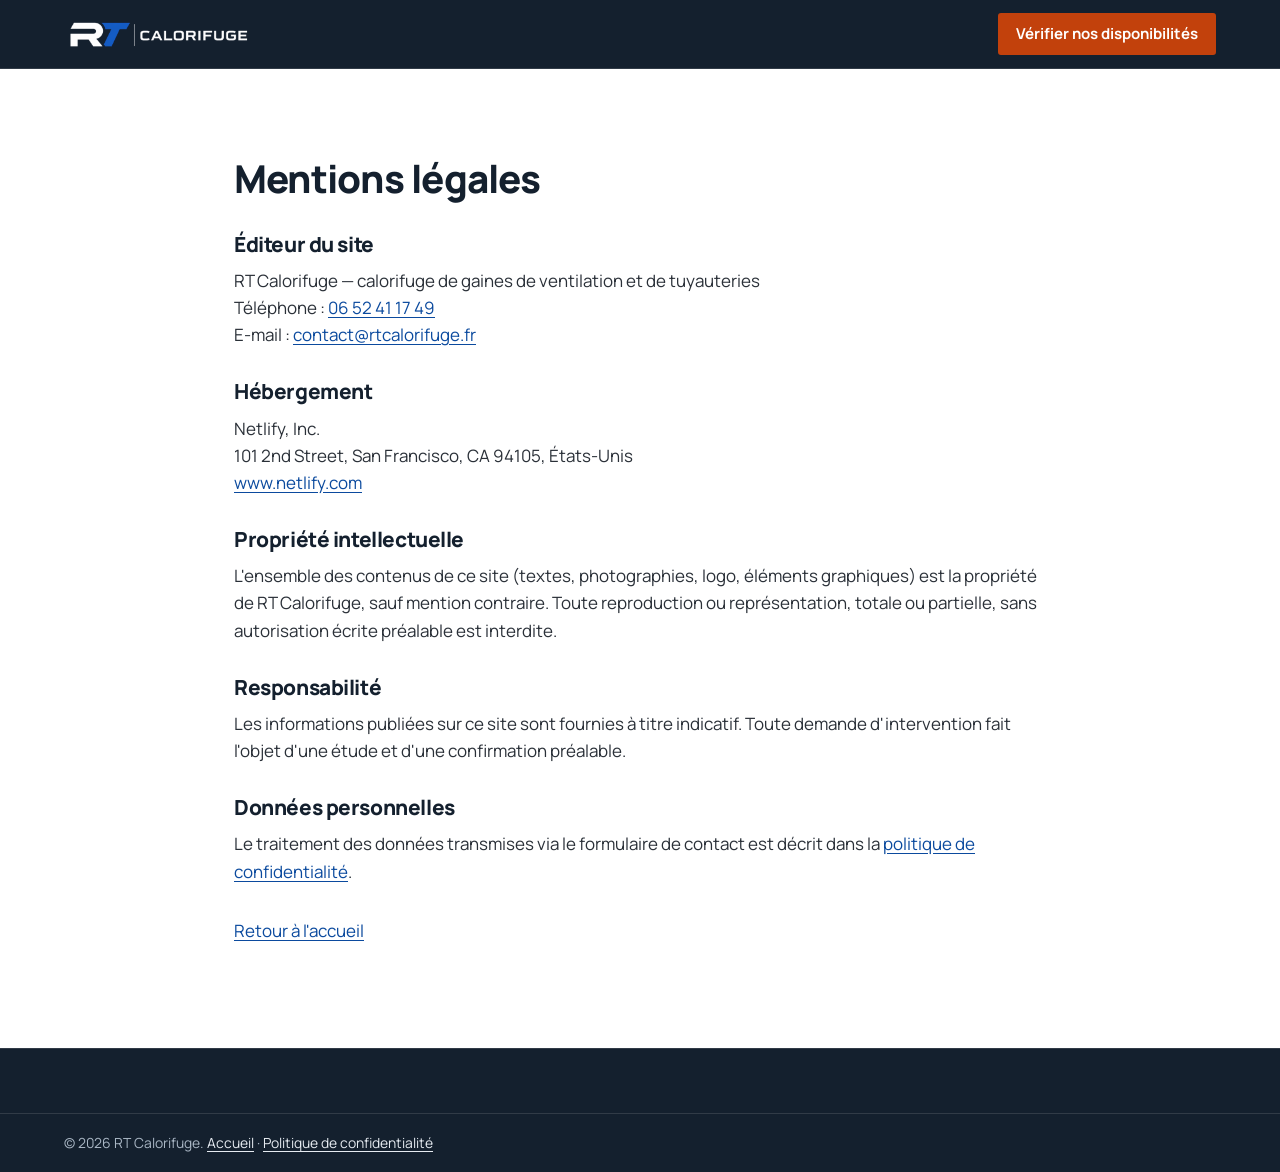
<file: rt-calorifuge-site/mentions-legales.html>
<!DOCTYPE html>
<html lang="fr">
<head>
<meta charset="utf-8">
<meta name="viewport" content="width=device-width, initial-scale=1">
<title>Mentions légales | RT Calorifuge</title>
<meta name="description" content="Mentions légales du site RT Calorifuge, entreprise de calorifuge de gaines de ventilation et de tuyauteries pour les professionnels.">
<meta name="robots" content="noindex, follow">
<meta name="theme-color" content="#14202E">
<link rel="canonical" href="https://rtcalorifuge.fr/mentions-legales">
<link rel="icon" href="assets/favicon-32.png" type="image/png" sizes="32x32">
<link rel="apple-touch-icon" href="assets/apple-touch-icon.png">
<link rel="preconnect" href="https://fonts.googleapis.com">
<link rel="preconnect" href="https://fonts.gstatic.com" crossorigin>
<link rel="stylesheet" href="https://fonts.googleapis.com/css2?family=Manrope:wght@400..800&display=swap">
<link rel="stylesheet" href="css/style.css">
</head>
<body>
<a class="skip-link" href="#contenu">Aller au contenu principal</a>

<header class="header">
  <div class="container header__inner">
    <a class="header__logo" href="/" aria-label="RT Calorifuge — accueil">
      <img src="assets/logo-rt-calorifuge-horizontal-blanc.png" width="600" height="96" alt="RT Calorifuge">
    </a>
    <div class="header__actions" style="margin-left:auto">
      <a class="btn btn--accent btn--sm header__cta" href="/#contact">Vérifier nos disponibilités</a>
    </div>
  </div>
</header>

<main id="contenu" class="legal">
<section class="section">
  <div class="container container--narrow">
    <h1>Mentions légales</h1>

    <h2>Éditeur du site</h2>
    <p>
      RT Calorifuge — calorifuge de gaines de ventilation et de tuyauteries<br>
      <!-- À COMPLÉTER : Forme juridique : [FORME JURIDIQUE] — Capital : [CAPITAL]<br> -->
      <span data-cfg-wrap="adresse" hidden>Adresse : <span data-cfg="adresse"></span><br></span>
      <span data-cfg-wrap="siret" hidden>SIRET : <span data-cfg="siret"></span><br></span>
      <!-- À COMPLÉTER : Numéro de TVA intracommunautaire : [NUMÉRO DE TVA]<br> -->
      Téléphone : <a href="tel:+33652411749">06 52 41 17 49</a><br>
      E-mail : <a href="mailto:contact@rtcalorifuge.fr">contact@rtcalorifuge.fr</a>
    </p>

    <!-- À COMPLÉTER (obligatoire) : directeur de la publication
    <h2>Directeur de la publication</h2>
    <p>[NOM DU DIRECTEUR DE LA PUBLICATION]</p>
    -->

    <h2>Hébergement</h2>
    <p>
      Netlify, Inc.<br>
      101 2nd Street, San Francisco, CA 94105, États-Unis<br>
      <a href="https://www.netlify.com" rel="noopener">www.netlify.com</a>
    </p>

    <!-- À COMPLÉTER : assurance professionnelle (obligatoire pour les travaux du bâtiment si décennale)
    <h2>Assurance professionnelle</h2>
    <p>[COMPAGNIE D'ASSURANCE] — contrat n° [NUMÉRO] — couverture géographique : [ZONE COUVERTE]</p>
    -->

    <h2>Propriété intellectuelle</h2>
    <p>L'ensemble des contenus de ce site (textes, photographies, logo, éléments graphiques) est la propriété de RT Calorifuge, sauf mention contraire. Toute reproduction ou représentation, totale ou partielle, sans autorisation écrite préalable est interdite.</p>

    <h2>Responsabilité</h2>
    <p>Les informations publiées sur ce site sont fournies à titre indicatif. Toute demande d'intervention fait l'objet d'une étude et d'une confirmation préalable.</p>

    <h2>Données personnelles</h2>
    <p>Le traitement des données transmises via le formulaire de contact est décrit dans la <a href="/politique-de-confidentialite">politique de confidentialité</a>.</p>

    <p style="margin-top:32px"><a href="/">Retour à l'accueil</a></p>
  </div>
</section>
</main>

<footer class="footer">
  <div class="footer__bottom"><div class="container"><p>© <span id="year">2026</span> RT Calorifuge. <a href="/">Accueil</a> · <a href="/politique-de-confidentialite">Politique de confidentialité</a></p></div></div>
</footer>

<script src="js/config.js" defer></script>
<script src="js/main.js" defer></script>
</body>
</html>
</file>
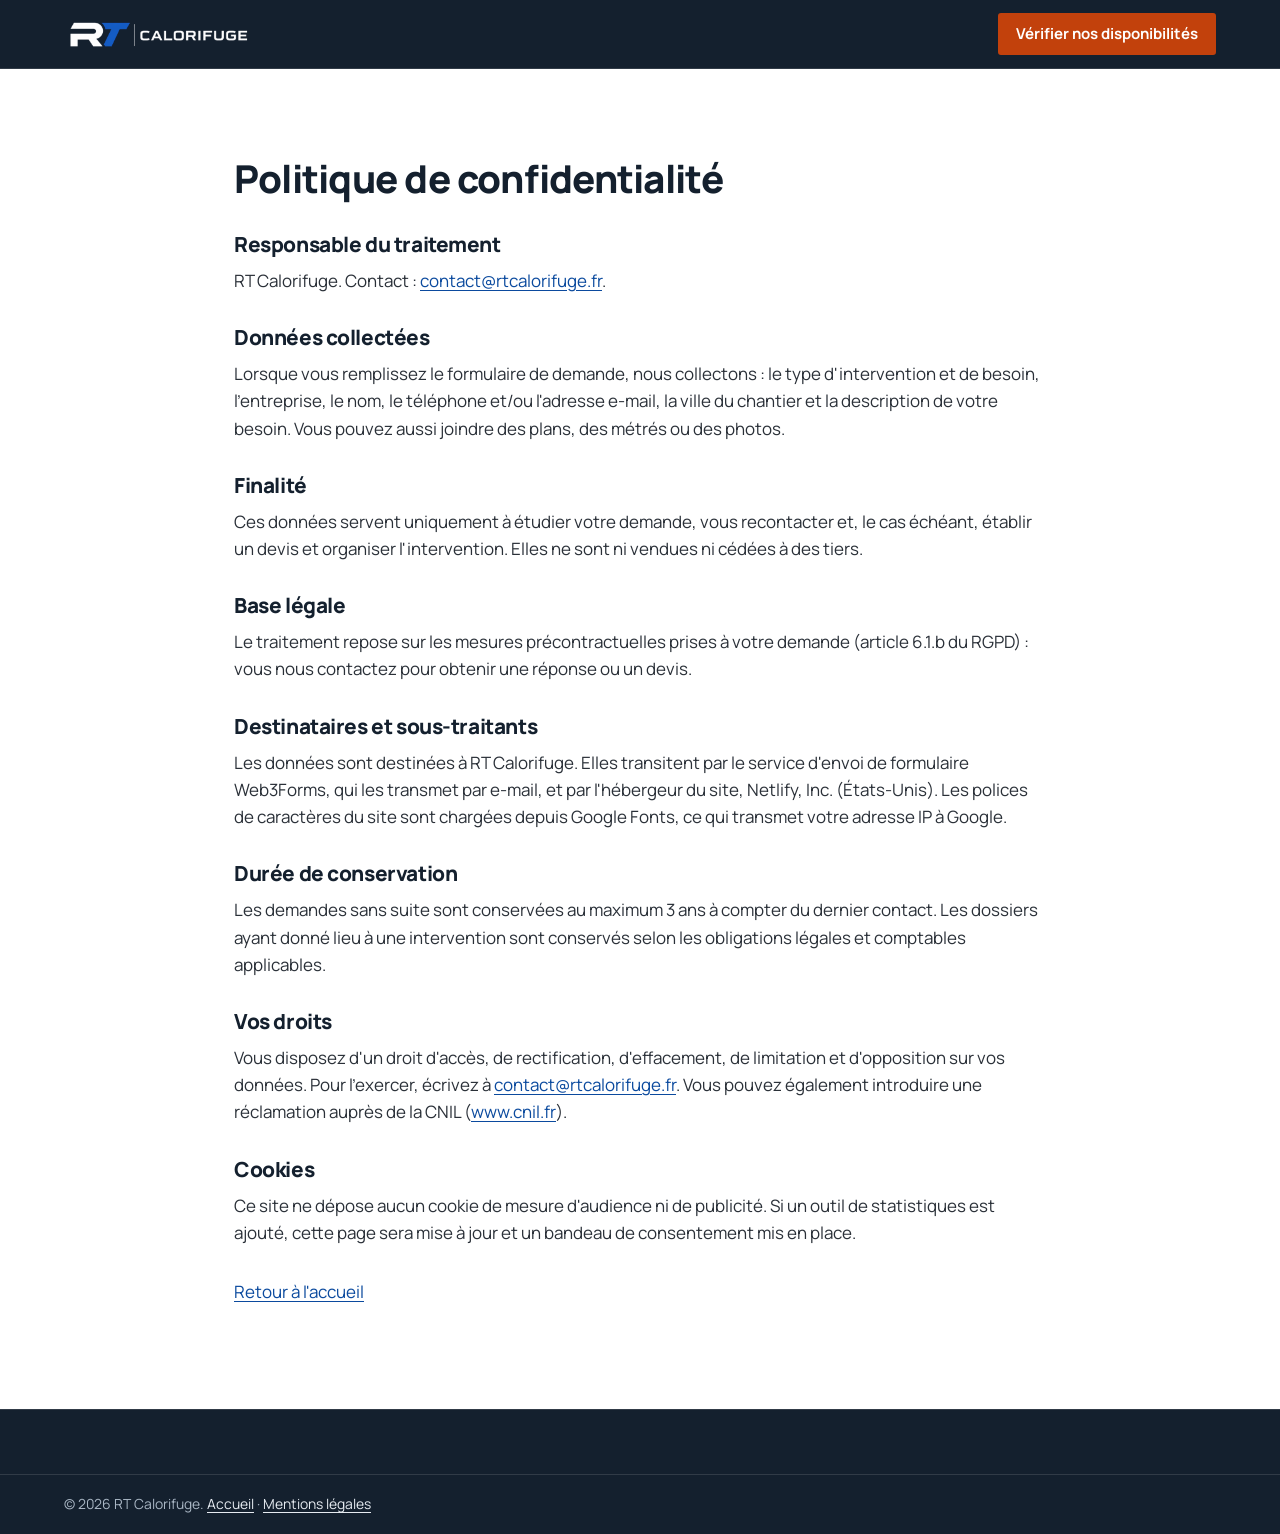
<file: rt-calorifuge-site/politique-de-confidentialite.html>
<!DOCTYPE html>
<html lang="fr">
<head>
<meta charset="utf-8">
<meta name="viewport" content="width=device-width, initial-scale=1">
<title>Politique de confidentialité | RT Calorifuge</title>
<meta name="description" content="Politique de confidentialité du site RT Calorifuge : données collectées via le formulaire de demande, finalité, destinataires, durée de conservation et droits.">
<meta name="robots" content="noindex, follow">
<meta name="theme-color" content="#14202E">
<link rel="canonical" href="https://rtcalorifuge.fr/politique-de-confidentialite">
<link rel="icon" href="assets/favicon-32.png" type="image/png" sizes="32x32">
<link rel="apple-touch-icon" href="assets/apple-touch-icon.png">
<link rel="preconnect" href="https://fonts.googleapis.com">
<link rel="preconnect" href="https://fonts.gstatic.com" crossorigin>
<link rel="stylesheet" href="https://fonts.googleapis.com/css2?family=Manrope:wght@400..800&display=swap">
<link rel="stylesheet" href="css/style.css">
</head>
<body>
<a class="skip-link" href="#contenu">Aller au contenu principal</a>

<header class="header">
  <div class="container header__inner">
    <a class="header__logo" href="/" aria-label="RT Calorifuge — accueil">
      <img src="assets/logo-rt-calorifuge-horizontal-blanc.png" width="600" height="96" alt="RT Calorifuge">
    </a>
    <div class="header__actions" style="margin-left:auto">
      <a class="btn btn--accent btn--sm header__cta" href="/#contact">Vérifier nos disponibilités</a>
    </div>
  </div>
</header>

<main id="contenu" class="legal">
<section class="section">
  <div class="container container--narrow">
    <h1>Politique de confidentialité</h1>

    <h2>Responsable du traitement</h2>
    <p>RT Calorifuge<span data-cfg-wrap="siret" hidden> — SIRET <span data-cfg="siret"></span></span>. Contact : <a href="mailto:contact@rtcalorifuge.fr">contact@rtcalorifuge.fr</a>.</p>

    <h2>Données collectées</h2>
    <p>Lorsque vous remplissez le formulaire de demande, nous collectons : le type d'intervention et de besoin, l'entreprise, le nom, le téléphone et/ou l'adresse e-mail, la ville du chantier et la description de votre besoin. Vous pouvez aussi joindre des plans, des métrés ou des photos.</p>

    <h2>Finalité</h2>
    <p>Ces données servent uniquement à étudier votre demande, vous recontacter et, le cas échéant, établir un devis et organiser l'intervention. Elles ne sont ni vendues ni cédées à des tiers.</p>

    <h2>Base légale</h2>
    <p>Le traitement repose sur les mesures précontractuelles prises à votre demande (article 6.1.b du RGPD) : vous nous contactez pour obtenir une réponse ou un devis.</p>

    <h2>Destinataires et sous-traitants</h2>
    <p>Les données sont destinées à RT Calorifuge. Elles transitent par le service d'envoi de formulaire Web3Forms, qui les transmet par e-mail, et par l'hébergeur du site, Netlify, Inc. (États-Unis). Les polices de caractères du site sont chargées depuis Google Fonts, ce qui transmet votre adresse IP à Google.</p>

    <h2>Durée de conservation</h2>
    <p>Les demandes sans suite sont conservées au maximum 3 ans à compter du dernier contact. Les dossiers ayant donné lieu à une intervention sont conservés selon les obligations légales et comptables applicables.</p>

    <h2>Vos droits</h2>
    <p>Vous disposez d'un droit d'accès, de rectification, d'effacement, de limitation et d'opposition sur vos données. Pour l'exercer, écrivez à <a href="mailto:contact@rtcalorifuge.fr">contact@rtcalorifuge.fr</a>. Vous pouvez également introduire une réclamation auprès de la CNIL (<a href="https://www.cnil.fr" rel="noopener">www.cnil.fr</a>).</p>

    <h2>Cookies</h2>
    <p>Ce site ne dépose aucun cookie de mesure d'audience ni de publicité. Si un outil de statistiques est ajouté, cette page sera mise à jour et un bandeau de consentement mis en place.</p>

    <p style="margin-top:32px"><a href="/">Retour à l'accueil</a></p>
  </div>
</section>
</main>

<footer class="footer">
  <div class="footer__bottom"><div class="container"><p>© <span id="year">2026</span> RT Calorifuge. <a href="/">Accueil</a> · <a href="/mentions-legales">Mentions légales</a></p></div></div>
</footer>

<script src="js/config.js" defer></script>
<script src="js/main.js" defer></script>
</body>
</html>
</file>
<file: rt-calorifuge-site/css/style.css>
/* =========================================================================
   RT CALORIFUGE — FEUILLE DE STYLE
   1. Variables
   2. Base
   3. Composants (boutons, titres, CTA, placeholders photo)
   4. En-tête et navigation
   5. Hero
   6. Sections de contenu
   7. Réalisations
   8. Zone d'intervention
   9. FAQ
   10. Contact et formulaire
   11. Pied de page
   12. Pages légales
   13. Media queries
   ========================================================================= */

/* ---------- 1. VARIABLES ------------------------------------------------ */
:root{
  /* Couleurs issues du logo RT Calorifuge */
  --ink:        #14202E;   /* fonds sombres, titres */
  --ink-2:      #1C2B3B;
  --ink-3:      #26384B;
  --text:       #2A3038;   /* texte courant (anthracite du logo) */
  --muted:      #5B6571;
  --line:       #D9DEE4;
  --alu:        #EEF1F4;   /* gris aluminium, sections claires */
  --white:      #FFFFFF;
  --blue:       #0B4A9E;   /* bleu du logo */
  --blue-light: #6FA8F0;   /* bleu lisible sur fond sombre */
  --accent:     #C2410C;   /* orange chantier — réservé aux actions (contraste AA avec le blanc) */
  --accent-hover:#9A3412;
  --error:      #B42318;

  --on-dark:       #E6EBF1;
  --on-dark-muted: #A9B6C4;
  --line-dark:     rgba(255,255,255,.12);

  --maxw: 1200px;
  --maxw-narrow: 860px;
  --radius: 3px;
  --header-h: 68px;

  /* Textures de fond (CSS pur, aucun fichier image) */
  --tex-grid:     linear-gradient(rgba(20,32,46,.035) 1px, transparent 1px),
                  linear-gradient(90deg, rgba(20,32,46,.035) 1px, transparent 1px);
  --tex-grid-dark:linear-gradient(rgba(255,255,255,.028) 1px, transparent 1px),
                  linear-gradient(90deg, rgba(255,255,255,.028) 1px, transparent 1px);
  --tex-perfo:    radial-gradient(circle, rgba(20,32,46,.075) 1px, transparent 1.4px);

  --font: "Manrope", "Segoe UI", system-ui, -apple-system, "Helvetica Neue", Arial, sans-serif;
}

/* ---------- 2. BASE ----------------------------------------------------- */
*,*::before,*::after{box-sizing:border-box}

html{scroll-behavior:smooth; scroll-padding-top:calc(var(--header-h) + 16px); -webkit-text-size-adjust:100%}
@media (prefers-reduced-motion: reduce){
  html{scroll-behavior:auto}
  *,*::before,*::after{animation:none !important; transition:none !important}
}

body{
  margin:0;
  font-family:var(--font);
  font-size:17px;
  line-height:1.6;
  color:var(--text);
  background:var(--white);
  -webkit-font-smoothing:antialiased;
  overflow-x:hidden;
}

img,svg{max-width:100%; height:auto; display:block}
a{color:var(--blue); text-underline-offset:.18em}
a:hover{color:var(--ink)}

h1,h2,h3,h4{margin:0 0 .5em; line-height:1.14; color:var(--ink); letter-spacing:-.02em; text-wrap:balance}
h1{font-size:clamp(2rem, 1.35rem + 2.9vw, 3.35rem); font-weight:800}
h2{font-size:clamp(1.6rem, 1.2rem + 1.7vw, 2.4rem); font-weight:800}
h3{font-size:1.2rem; font-weight:700}
h4{font-size:1.02rem; font-weight:700}
p{margin:0 0 1rem}
ul,ol{margin:0; padding:0; list-style:none}
dl,dd{margin:0}
figure{margin:0}
strong{font-weight:700}

:focus-visible{outline:3px solid var(--blue-light); outline-offset:2px}

.skip-link{
  position:absolute; left:-9999px; top:0; z-index:200;
  background:var(--white); color:var(--ink); padding:.75rem 1.25rem; font-weight:700;
}
.skip-link:focus{left:8px; top:8px}

.container{width:100%; max-width:var(--maxw); margin:0 auto; padding:0 24px}
.container--narrow{max-width:var(--maxw-narrow)}

.nowrap{white-space:nowrap}
.hp{position:absolute !important; left:-9999px; width:1px; height:1px; opacity:0; pointer-events:none}

/* ---------- 3. COMPOSANTS ---------------------------------------------- */
.btn{
  display:inline-flex; align-items:center; justify-content:center; gap:.55rem;
  padding:.85rem 1.4rem; min-height:48px;
  font:inherit; font-size:1rem; font-weight:700; line-height:1.2; text-decoration:none;
  border:2px solid transparent; border-radius:var(--radius);
  cursor:pointer; text-align:center;
  transition:background-color .15s ease, border-color .15s ease, color .15s ease;
}
.btn--accent{background:var(--accent); border-color:var(--accent); color:#fff}
.btn--accent:hover{background:var(--accent-hover); border-color:var(--accent-hover); color:#fff}
.btn--ghost{background:transparent; color:#fff; border-color:rgba(255,255,255,.55)}
.btn--ghost:hover{background:rgba(255,255,255,.1); border-color:#fff; color:#fff}
.btn--sm{padding:.55rem 1rem; min-height:42px; font-size:.94rem}
.btn--lg{padding:1rem 1.6rem; min-height:56px; font-size:1.05rem}
.btn--block{width:100%}
.btn[disabled]{opacity:.7; cursor:progress}

.section{padding:88px 0}
/* Sections blanches : quadrillage de plan technique */
.section:not(.section--alu):not(.section--dark){
  background-color:var(--white); background-image:var(--tex-grid);
  background-size:40px 40px; background-position:center top;
}
/* Sections gris alu : tôle perforée */
.section--alu{background-color:var(--alu); background-image:var(--tex-perfo); background-size:14px 14px; background-position:center top}
/* Sections sombres : quadrillage clair */
.section--dark{background-color:var(--ink); background-image:var(--tex-grid-dark); background-size:40px 40px; background-position:center top; color:var(--on-dark)}
.section--dark h2,.section--dark h3,.section--dark h4{color:#fff}
.section--dark .lead{color:var(--on-dark-muted)}

.section__head{max-width:760px; margin:0 0 48px}
.lead{font-size:1.14rem; color:var(--muted); margin:0}



/* ---------- 4. EN-TÊTE -------------------------------------------------- */
.header{
  position:sticky; top:0; z-index:100;
  background:var(--ink); border-bottom:1px solid var(--line-dark);
}
.header__inner{display:flex; align-items:center; gap:28px; min-height:var(--header-h)}
.header__logo{flex:0 0 auto; display:block}
.header__logo img{width:188px; height:auto; mix-blend-mode:screen}  /* supprime le fond noir du logo */

.nav{margin-left:auto; display:flex; align-items:center}
.nav__list{display:flex; gap:24px}
.nav__list a{
  display:inline-block; padding:8px 0;
  color:var(--on-dark); font-weight:600; font-size:.96rem; text-decoration:none;
  border-bottom:2px solid transparent;
}
.nav__list a:hover{color:#fff; border-bottom-color:var(--blue-light)}
.nav__cta{display:none}

.header__actions{display:flex; align-items:center; gap:16px}
.header__tel{
  position:relative; display:inline-flex; align-items:center; gap:8px;
  padding:8px 12px; margin:0 -12px; border-radius:var(--radius);
  color:#fff; font-weight:700; white-space:nowrap; text-decoration:none;
  transition:background-color .2s ease, color .2s ease;
}
.header__tel svg{color:var(--blue-light); transform-origin:50% 50%; transition:color .2s ease}
.header__tel span{
  background:linear-gradient(currentColor, currentColor) 0 100% / 0 2px no-repeat;
  padding-bottom:2px; transition:background-size .25s ease;
}
.header__tel:hover,.header__tel:focus-visible{background:rgba(111,168,240,.14); color:#fff}
.header__tel:hover svg,.header__tel:focus-visible svg{color:#fff; animation:tel-ring .6s ease-in-out}
.header__tel:hover span,.header__tel:focus-visible span{background-size:100% 2px}
@keyframes tel-ring{
  0%,100%{transform:rotate(0)}
  15%{transform:rotate(-18deg)} 30%{transform:rotate(16deg)}
  45%{transform:rotate(-12deg)} 60%{transform:rotate(8deg)} 75%{transform:rotate(-4deg)}
}

.burger{
  display:none; width:46px; height:46px; padding:12px 11px;
  background:transparent; border:1.5px solid var(--line-dark); border-radius:var(--radius); cursor:pointer;
}
.burger span{display:block; height:2px; background:#fff; margin:4px 0; border-radius:2px; transition:transform .2s ease, opacity .2s ease}
.burger[aria-expanded="true"] span:nth-child(1){transform:translateY(6px) rotate(45deg)}
.burger[aria-expanded="true"] span:nth-child(2){opacity:0}
.burger[aria-expanded="true"] span:nth-child(3){transform:translateY(-6px) rotate(-45deg)}

/* ---------- 5. HERO ----------------------------------------------------- */
.hero{
  position:relative; isolation:isolate; overflow:hidden;
  background-color:var(--ink); color:var(--on-dark);
  background-image:
    radial-gradient(ellipse 60% 70% at 78% 45%, rgba(111,168,240,.16), transparent 70%),
    radial-gradient(ellipse 40% 50% at 8% 100%, rgba(194,65,12,.14), transparent 70%),
    var(--tex-grid-dark);
  background-size:auto, auto, 40px 40px, 40px 40px;
  background-position:center, center, center top, center top;
}
/* Ligne de réseau stylisée en fond (gaine qui traverse la section) */
.hero::before{
  content:""; position:absolute; z-index:-1; left:-10%; right:-10%; top:62%; height:120px;
  border-top:1px solid rgba(111,168,240,.14); border-bottom:1px solid rgba(111,168,240,.14);
  background:repeating-linear-gradient(90deg, transparent 0 58px, rgba(111,168,240,.1) 58px 60px);
  transform:rotate(-8deg); pointer-events:none;
}
.hero__grid{
  display:grid; grid-template-columns:minmax(0,1.1fr) minmax(0,.9fr); gap:72px; align-items:center;
  padding-top:88px; padding-bottom:96px;
}

.hero__eyebrow{
  display:inline-flex; align-items:center; gap:12px; margin:0 0 1.4rem;
  font-size:.82rem; font-weight:700; letter-spacing:.14em; text-transform:uppercase; color:var(--on-dark);
}
.hero__eyebrow-bar{width:36px; height:3px; background:var(--accent)}

.hero h1{color:#fff; margin-bottom:1.25rem; max-width:17ch; font-size:clamp(2.2rem, 1.3rem + 3.4vw, 3.9rem); line-height:1.06; letter-spacing:-.03em}
.hero__hl{
  position:relative; white-space:nowrap;
  background:linear-gradient(transparent 76%, rgba(194,65,12,.9) 76%, rgba(194,65,12,.9) 92%, transparent 92%);
  padding:0 .06em; margin:0 -.06em;
}
.hero__h2{
  color:#C9D4E0; font-size:clamp(1.1rem, 1rem + .5vw, 1.35rem); font-weight:600; line-height:1.45; letter-spacing:-.005em;
  max-width:36ch; margin-bottom:2.2rem; padding-left:18px; border-left:3px solid var(--blue-light);
}
.hero__h2 .nowrap{color:#fff}
.hero__cta{display:flex; flex-wrap:wrap; gap:12px}
.hero__cta .btn--accent{box-shadow:0 10px 28px -8px rgba(194,65,12,.65)}

/* Composition photo : grande photo + vignette en décalé + pastille */
.hero__media{position:relative; padding:0 0 56px 56px}
.hero__photo{margin:0; position:relative}
.hero__photo img{width:100%; height:100%; object-fit:cover}
.hero__photo--main{
  aspect-ratio:4/5; border-radius:6px; overflow:hidden;
  box-shadow:0 30px 60px -20px rgba(0,0,0,.6);
}
.hero__photo--main img{object-position:50% 70%}
/* cadre technique décalé */
.hero__media::before{
  content:""; position:absolute; top:-18px; right:-18px; width:62%; height:58%;
  border-top:2px solid var(--accent); border-right:2px solid var(--accent); border-radius:0 8px 0 0;
}
.hero__photo--main figcaption{
  position:absolute; left:16px; top:16px; padding:6px 12px; border-radius:3px;
  background:rgba(20,32,46,.82); backdrop-filter:blur(4px);
  font-size:.78rem; font-weight:700; letter-spacing:.04em; color:#fff;
}
.hero__photo--sub{
  position:absolute; left:0; bottom:0; width:40%; aspect-ratio:3/4;
  border-radius:6px; overflow:hidden; border:5px solid var(--ink);
  box-shadow:0 20px 40px -12px rgba(0,0,0,.7);
}
.hero__photo--sub img{object-position:50% 45%}
.hero__badge{
  position:absolute; left:calc(40% - 8px); bottom:12px; margin:0; max-width:250px;
  padding:14px 18px 14px 16px; border-left:4px solid var(--accent); border-radius:4px;
  background:#fff; color:var(--text); box-shadow:0 16px 36px -10px rgba(0,0,0,.55);
  line-height:1.35;
}
.hero__badge strong{display:block; color:var(--ink); font-size:1rem}
.hero__badge span{display:block; font-size:.86rem; color:var(--muted)}

/* Apparition douce au chargement (désactivée si « réduire les animations ») */
@keyframes hero-in{from{opacity:0; transform:translateY(16px)} to{opacity:1; transform:none}}
.hero__text > *{animation:hero-in .7s cubic-bezier(.2,.7,.2,1) both}
.hero__text > :nth-child(2){animation-delay:.06s}
.hero__text > :nth-child(3){animation-delay:.14s}
.hero__text > :nth-child(4){animation-delay:.22s}
.hero__media{animation:hero-in .9s .15s cubic-bezier(.2,.7,.2,1) both}

/* Bandeau d'informations clés */
.keyfacts{position:relative; background:rgba(28,43,59,.85); border-top:1px solid var(--line-dark); backdrop-filter:blur(4px)}
.keyfacts__list{display:grid; grid-template-columns:repeat(4,1fr)}
.keyfacts__list li{display:flex; align-items:flex-start; gap:14px; padding:24px; border-left:1px solid var(--line-dark)}
.keyfacts__list li:first-child{border-left:0; padding-left:0}
.keyfacts__icon{flex:0 0 auto; width:40px; height:40px; padding:9px; border-radius:50%; background:rgba(111,168,240,.12); color:var(--blue-light)}
.keyfacts__list strong{display:block; color:#fff; font-size:1.02rem; line-height:1.3; margin-bottom:.2rem}
.keyfacts__list span{display:block; color:var(--on-dark-muted); font-size:.9rem; line-height:1.45}

/* ---------- 6. SECTIONS ------------------------------------------------- */
/* Situations */
.situations{display:grid; grid-template-columns:repeat(3,1fr); gap:0 40px}
.situations li{padding:22px 0 26px; border-top:1px solid var(--line)}
.situations h3{font-size:1.1rem; margin-bottom:.35rem}
.situations p{margin:0; color:var(--muted)}

#services .section__head{margin-bottom:36px}
/* Services : 2 tuiles photo plein cadre, contenu posé en bas sur un dégradé sombre */
.svc-grid{display:grid; grid-template-columns:repeat(2, minmax(0,1fr)); gap:28px}
.svc-tile{
  position:relative; isolation:isolate; overflow:hidden;
  display:flex; flex-direction:column; justify-content:flex-end; min-height:680px;
  border-radius:6px; color:#fff;
  /* fond neutre affiché si la photo est absente */
  background:var(--ink) repeating-linear-gradient(135deg, rgba(255,255,255,.035) 0 2px, transparent 2px 14px);
  transition:transform .35s cubic-bezier(.2,.7,.2,1), box-shadow .35s cubic-bezier(.2,.7,.2,1);
}
.svc-tile__img{
  position:absolute; inset:0; z-index:-2; width:100%; height:100%;
  object-fit:cover; object-position:50% 30%;
  transition:transform .7s cubic-bezier(.2,.7,.2,1);
}
.svc-tile__img--tuyauteries{object-position:50% 0%}
.svc-tile::after{
  content:""; position:absolute; inset:0; z-index:-1;
  background:linear-gradient(to top, rgba(20,32,46,.97) 0%, rgba(20,32,46,.9) 44%, rgba(20,32,46,.3) 64%, rgba(20,32,46,0) 86%);
}

.svc-tile__tag{
  position:absolute; top:24px; left:24px; margin:0;
  display:inline-flex; align-items:center; gap:10px; padding:7px 12px 7px 0;
  background:rgba(20,32,46,.82); border-radius:3px;
  font-size:.78rem; font-weight:700; letter-spacing:.1em; text-transform:uppercase; color:#fff;
}
.svc-tile__tag span{
  display:grid; place-items:center; align-self:stretch; margin:-7px 0; padding:0 10px;
  background:var(--accent); border-radius:3px 0 0 3px; letter-spacing:.02em;
}

.svc-tile__body{padding:0 36px 34px}
.svc-tile h3{color:#fff; font-size:clamp(1.45rem, 1.2rem + .8vw, 1.85rem); font-weight:800; line-height:1.15; margin-bottom:.45em}
.svc-tile__text{color:#CBD5DF; line-height:1.55; max-width:46ch; margin-bottom:20px}

.svc-tile__facts{margin-bottom:26px; border-top:1px solid rgba(255,255,255,.22)}
.svc-tile__facts li{
  display:flex; align-items:baseline; gap:12px; padding:10px 0;
  border-bottom:1px solid rgba(255,255,255,.12); font-weight:600; line-height:1.35;
}
.svc-tile__facts li::before{content:""; flex:0 0 auto; width:10px; height:2px; background:var(--accent); transform:translateY(-4px)}

.svc-tile__cta{
  align-self:flex-start; display:inline-flex; align-items:center; gap:10px; min-height:46px; padding:.7rem 1.15rem;
  border:1.5px solid rgba(255,255,255,.55); border-radius:3px;
  font-weight:600; color:#fff; text-decoration:none;
  transition:background-color .25s ease, border-color .25s ease;
}
.svc-tile__cta svg{transition:transform .3s cubic-bezier(.2,.7,.2,1)}
.svc-tile__cta:hover,.svc-tile__cta:focus-visible{background:var(--accent); border-color:var(--accent); color:#fff}
.svc-tile__cta:focus-visible{outline-offset:3px}

@media (hover:hover){
  .svc-tile:hover{transform:translateY(-4px); box-shadow:0 18px 40px rgba(20,32,46,.22)}
  .svc-tile:hover .svc-tile__img{transform:scale(1.05)}
  .svc-tile:hover .svc-tile__cta svg{transform:translateX(4px)}
}
@media (prefers-reduced-motion: reduce){
  .svc-tile,.svc-tile__img,.svc-tile__cta,.svc-tile__cta svg{transition:none; transform:none !important}
}

/* Modes d'intervention */
.modes{display:grid; grid-template-columns:repeat(3,1fr); gap:24px}
.mode{
  display:flex; flex-direction:column;
  padding:28px 26px; background:var(--white);
  border:1px solid var(--line); border-top:4px solid var(--blue);
}
.mode h3{font-size:1.25rem}
.mode p{color:var(--muted)}
.mode__fit{margin:auto 0 0; padding-top:14px; border-top:1px solid var(--line); font-size:.95rem}
.mode__fit span{font-weight:700; color:var(--ink)}

.sites{margin-top:64px}
.sites__title{font-size:1.35rem; margin-bottom:20px}
.sites__grid{display:grid; grid-template-columns:repeat(3,1fr); gap:24px 40px}
.sites__grid > div{padding-top:16px; border-top:2px solid var(--ink)}
.sites__grid p{margin:0; color:var(--muted)}

/* Pourquoi RT */
.why{display:grid; grid-template-columns:minmax(0,.85fr) minmax(0,1.15fr); gap:64px; align-items:start}
.why__head .lead{margin-bottom:0}
.commitments{display:grid; grid-template-columns:1fr 1fr; gap:0 40px}
.commitments > div{padding:20px 0 22px; border-top:1px solid var(--line-dark)}
.commitments dt{color:#fff; font-weight:700; font-size:1.08rem; margin-bottom:.3rem}
.commitments dd{color:var(--on-dark-muted)}
.quote{margin:32px 0 0; padding-left:20px; border-left:3px solid var(--blue-light)}
.quote footer{color:var(--on-dark-muted); font-size:.92rem}

/* ---------- 7. RÉALISATIONS -------------------------------------------- */
.carousel__track{
  display:flex; gap:16px; overflow-x:auto; overscroll-behavior-x:contain;
  scroll-snap-type:x mandatory; scroll-behavior:smooth;
  padding-bottom:14px; scrollbar-width:thin; scrollbar-color:#9AA6B3 transparent;
}
.carousel__track:focus-visible{outline-offset:6px}
.slide{flex:0 0 auto; width:min-content; margin:0; scroll-snap-align:start}
.slide img{height:440px; width:auto; max-width:min(82vw, 600px); object-fit:cover; background:var(--line)}
.slide figcaption{margin-top:10px; font-size:.92rem; color:var(--text); line-height:1.45}
.carousel__nav{display:flex; align-items:center; gap:16px; margin-top:12px}
.carousel__btn{
  display:grid; place-items:center; width:48px; height:48px; padding:0;
  background:var(--white); color:var(--ink); border:1.5px solid #B8C1CB; border-radius:var(--radius); cursor:pointer;
  transition:background-color .15s ease, color .15s ease, border-color .15s ease;
}
.carousel__btn:hover:not(:disabled){background:var(--ink); border-color:var(--ink); color:#fff}
.carousel__btn:disabled{opacity:.4; cursor:default}
.carousel__count{margin:0; min-width:4.5ch; text-align:center; font-weight:700; color:var(--ink); font-variant-numeric:tabular-nums}

/* ---------- 8. ZONE D'INTERVENTION ------------------------------------- */
.zone{display:grid; grid-template-columns:minmax(0,1.1fr) minmax(0,.9fr); gap:64px; align-items:center}
.zone__text .lead{margin-bottom:28px}
.zone__list{margin-bottom:32px; border-top:2px solid var(--ink)}
.zone__list > div{padding:14px 0; border-bottom:1px solid var(--line)}
.zone__list dt{font-weight:700; color:var(--ink)}
.zone__list dd{color:var(--muted)}
.zone__map svg{width:100%; max-width:440px; margin:0 auto}
.fm__france{fill:#E4E9EF; stroke:#C4CCD5; stroke-width:1.2; stroke-linejoin:round}
.fm__dep{fill:rgba(11,74,158,.55); stroke:#fff; stroke-width:.8; stroke-linejoin:round}
.fm__paris{fill:var(--muted)}
.fm__lille{fill:var(--accent); stroke:#fff; stroke-width:2}
.fm__pulse{fill:var(--accent); opacity:.35; transform-origin:center; transform-box:fill-box; animation:fm-pulse 2.4s ease-out infinite}
@keyframes fm-pulse{0%{transform:scale(1); opacity:.45} 100%{transform:scale(3); opacity:0}}
.fm__city{font-family:var(--font); font-size:12px; fill:var(--muted); paint-order:stroke; stroke:#fff; stroke-width:3px; stroke-linejoin:round}
.fm__city--main{font-size:15px; font-weight:800; fill:var(--ink)}
.fm__region{font-family:var(--font); font-size:13px; font-weight:700; fill:var(--blue); paint-order:stroke; stroke:#fff; stroke-width:3px}
.zm__legend{display:grid; gap:8px; max-width:480px; margin:18px auto 0; font-size:.95rem}
.zm__legend li{display:flex; align-items:center; gap:10px}
.zm__key{flex:0 0 auto; width:18px; height:18px; background:#E4E9EF; border:1.5px solid #C4CCD5}
.zm__key--nord{background:rgba(11,74,158,.55); border-color:var(--blue)}
.zm__key--mel{border-radius:50%; background:var(--accent); border-color:#fff; box-shadow:0 0 0 1.5px var(--accent)}
.zone__map figcaption{text-align:center; font-size:.85rem; color:var(--muted); margin-top:12px}

/* ---------- 9. FAQ ------------------------------------------------------ */
.faq{border-top:2px solid var(--ink)}
.faq__item{border-bottom:1px solid var(--line)}
.faq__item summary{
  list-style:none; cursor:pointer; position:relative;
  padding:20px 48px 20px 0;
  font-weight:700; font-size:1.06rem; color:var(--ink);
}
.faq__item summary::-webkit-details-marker{display:none}
.faq__item summary::before,
.faq__item summary::after{
  content:""; position:absolute; right:10px; top:50%;
  width:14px; height:2px; background:var(--blue); transition:transform .2s ease;
}
.faq__item summary::after{transform:rotate(90deg)}
.faq__item[open] summary::after{transform:rotate(0)}
.faq__item summary:hover{color:var(--blue)}
.faq__body{padding:0 48px 22px 0}
.faq__body p{margin:0; color:var(--text)}

/* ---------- 10. CONTACT ET FORMULAIRE ----------------------------------- */
.contact{display:grid; grid-template-columns:minmax(0,.8fr) minmax(0,1.2fr); gap:56px; align-items:start}
.contact__aside .lead{margin-bottom:28px}

.contact-direct{display:grid; gap:1px; background:var(--line-dark); border:1px solid var(--line-dark); margin-bottom:36px}
.contact-direct a{display:block; padding:16px 20px; background:var(--ink-2); color:#fff; text-decoration:none}
.contact-direct a:hover{background:var(--ink-3)}
.contact-direct span{display:block; font-size:.88rem; color:var(--on-dark-muted)}
.contact-direct strong{font-size:1.15rem; word-break:break-word}

.next{margin-bottom:32px}
.next h3{font-size:1.08rem; margin-bottom:.8rem}
.steps{counter-reset:step}
.steps li{
  counter-increment:step; position:relative;
  padding:0 0 14px 42px; color:var(--on-dark-muted);
}
.steps li::before{
  content:counter(step); position:absolute; left:0; top:-1px;
  width:28px; height:28px; display:grid; place-items:center;
  border:1.5px solid var(--blue-light); border-radius:50%;
  font-weight:700; font-size:.9rem; color:#fff;
}
.steps strong{color:#fff}
.infolist{display:flex; flex-wrap:wrap; gap:8px}
.infolist li{padding:.35rem .75rem; border:1px solid var(--line-dark); color:var(--on-dark); font-size:.92rem}

.form{background:var(--white); color:var(--text); padding:32px; border-top:4px solid var(--accent)}
.form__block{border:0; padding:0; margin:0 0 24px; min-width:0}
.form__block legend,.form__sub legend{padding:0; margin-bottom:12px; font-weight:700; color:var(--ink); font-size:1.02rem}
.req{color:var(--accent)}
.opt{font-weight:400; color:var(--muted); font-size:.88rem}

.grid-2{display:grid; grid-template-columns:minmax(0,1fr) minmax(0,1fr); gap:0 20px}
.field{margin:0 0 18px; display:flex; flex-direction:column; min-width:0}
.field--full{grid-column:1 / -1}
.field label{font-weight:600; font-size:.95rem; margin-bottom:.35rem; color:var(--ink)}

.field input[type="text"],.field input[type="tel"],.field input[type="email"],
.field input[type="date"],.field select,.field textarea{
  font:inherit; font-size:1rem; color:var(--ink);
  width:100%; min-height:50px; padding:.75rem .9rem;
  background:#fff; border:1.5px solid #B8C1CB; border-radius:var(--radius);
  transition:border-color .15s ease, box-shadow .15s ease;
}
.field textarea{min-height:96px; resize:vertical}
.field input::placeholder,.field textarea::placeholder{color:#7C8792}
.field input:focus,.field select:focus,.field textarea:focus{border-color:var(--blue); outline:none; box-shadow:0 0 0 3px rgba(11,74,158,.18)}
.field input[type="file"]{width:100%; max-width:100%; font:inherit; font-size:.95rem; padding:.7rem; border:1.5px dashed #B8C1CB; border-radius:var(--radius); background:var(--alu)}
.hint{font-size:.88rem; color:var(--muted); margin:-6px 0 14px}
.field .hint{margin:.35rem 0 0}

.field.is-invalid input,.field.is-invalid select,.field.is-invalid textarea{border-color:var(--error); background:#FEF6F5}
.err{display:none; color:var(--error); font-size:.88rem; font-weight:600; margin-top:.35rem}
.err:not(:empty){display:block}

.chips{display:flex; flex-wrap:wrap; gap:8px}
.chip{position:relative; cursor:pointer}
.chip input{position:absolute; opacity:0; width:1px; height:1px}
.chip span{
  display:inline-flex; align-items:center; min-height:46px; padding:.55rem 1rem;
  border:1.5px solid #B8C1CB; border-radius:var(--radius);
  font-weight:600; font-size:.96rem; background:#fff; color:var(--text);
  transition:background-color .15s ease, border-color .15s ease;
}
.chip:hover span{border-color:var(--blue)}
.chip input:checked + span{background:var(--ink); border-color:var(--ink); color:#fff}
.chip input:focus-visible + span{outline:3px solid var(--blue-light); outline-offset:2px}
.form__block.is-invalid .chip span{border-color:var(--error)}

.more{margin:4px 0 22px; border:1.5px solid var(--line); border-radius:var(--radius)}
.more summary{
  list-style:none; cursor:pointer; position:relative;
  padding:14px 48px 14px 16px; font-weight:700; color:var(--ink);
}
.more summary::-webkit-details-marker{display:none}
.more summary::before,.more summary::after{
  content:""; position:absolute; right:18px; top:50%; width:14px; height:2px; background:var(--blue);
}
.more summary::after{transform:rotate(90deg); transition:transform .2s ease}
.more[open] summary::after{transform:rotate(0)}
.more[open] summary{border-bottom:1px solid var(--line)}
.more__body{padding:18px 16px 4px}
.more__hint{font-size:.92rem; color:var(--muted); margin:0 0 18px}
.form__sub{border:0; padding:0; margin:0 0 10px; min-width:0}
.form__sub[hidden]{display:none}


.form__reassure{text-align:center; font-size:.9rem; color:var(--muted); margin:.75rem 0 0}
.form__status{margin:1rem 0 0; font-weight:600; text-align:center}
.form__status:empty{display:none}
.form__status.is-error{color:var(--error)}

.form__success{background:#fff; color:var(--text); padding:44px 32px; text-align:center; border-top:4px solid var(--accent)}
.form__success h3{font-size:1.5rem; color:var(--ink)}
.form__success p{color:var(--muted); margin-bottom:.5rem}

/* ---------- 11. PIED DE PAGE -------------------------------------------- */
.footer{background:var(--ink); color:var(--on-dark-muted); padding:64px 0 0; font-size:.95rem; border-top:1px solid var(--line-dark)}
.footer__inner{display:grid; grid-template-columns:1.5fr 1fr 1fr .8fr; gap:40px; padding-bottom:48px}
.footer__logo{width:200px; margin-bottom:18px; mix-blend-mode:screen}
.footer__brand p{max-width:44ch}
.footer__col h2{font-size:1rem; color:#fff; margin-bottom:1rem}
.footer__list li{margin-bottom:.55rem; word-break:break-word}
.footer__list li[hidden]{display:none}
.footer__list a{color:var(--on-dark); text-decoration:none}
.footer__list a:hover{color:#fff; text-decoration:underline}
.footer__bottom{border-top:1px solid var(--line-dark); padding:18px 0}
.footer__bottom p{margin:0; font-size:.87rem}
.footer__bottom a{color:var(--on-dark)}

/* ---------- 12. PAGES LÉGALES ------------------------------------------- */
.legal .section:not(.section--alu):not(.section--dark){background-image:none}
.legal h1{font-size:clamp(1.8rem, 1.4rem + 1.6vw, 2.4rem)}
.legal h2{font-size:1.3rem; margin-top:2rem}
.legal .todo{display:none}

/* ---------- 13. MEDIA QUERIES ------------------------------------------- */
@media (max-width:1320px){
  .header__tel span{display:none}
  .header__tel{width:44px; height:44px; padding:0; margin:0; justify-content:center; border:1.5px solid var(--line-dark); border-radius:var(--radius)}
}

@media (max-width:1180px){
  .burger{display:block}
  .nav{
    position:fixed; left:0; right:0; top:var(--header-h);
    flex-direction:column; align-items:stretch;
    background:var(--ink); border-bottom:1px solid var(--line-dark);
    padding:8px 24px 24px; margin:0;
    max-height:calc(100vh - var(--header-h)); overflow-y:auto;
    display:none;
  }
  .nav.is-open{display:flex}
  .header__actions{margin-left:auto}
  .nav__list{flex-direction:column; gap:0}
  .nav__list li{border-bottom:1px solid var(--line-dark)}
  .nav__list a{display:block; padding:15px 0; font-size:1.06rem; border-bottom:0}
  .nav__cta{display:flex; margin-top:20px}

  .footer__inner{grid-template-columns:1fr 1fr}
}

@media (max-width:960px){
  .section{padding:64px 0}
  .hero__grid{grid-template-columns:minmax(0,1fr); gap:44px; padding-top:56px; padding-bottom:64px}
  .hero h1{max-width:20ch}
  .hero__media{max-width:640px; padding:0 0 40px 40px}
  .hero__photo--main{aspect-ratio:4/3}
  .hero__photo--main img{object-position:50% 80%}
  .hero__photo--sub{width:32%}
  .hero__badge{left:calc(32% - 8px)}
  .keyfacts__list{grid-template-columns:1fr 1fr}
  .keyfacts__list li{padding:18px 20px 18px 0; border-left:0; border-top:1px solid var(--line-dark)}
  .keyfacts__list li:nth-child(-n+2){border-top:0}
  .keyfacts__list li:nth-child(even){padding-left:20px; border-left:1px solid var(--line-dark)}

  .situations{grid-template-columns:1fr 1fr}
  .svc-grid{grid-template-columns:minmax(0,1fr); gap:24px; max-width:720px}
  .svc-tile{min-height:560px}
  .modes{grid-template-columns:1fr}
  .sites__grid{grid-template-columns:1fr}
  .why{grid-template-columns:minmax(0,1fr); gap:32px}
  .zone{grid-template-columns:minmax(0,1fr); gap:32px}
  .contact{grid-template-columns:minmax(0,1fr); gap:36px}
}

@media (max-width:640px){
  body{font-size:16px}
  .container{padding:0 16px}
  .section{padding:52px 0}
  .section__head{margin-bottom:32px}
  .lead{font-size:1.06rem}
  .header__cta{display:none}
  .header__inner{gap:12px}
  .header__logo img{width:150px}
  .nav{padding:8px 16px 20px}

  .hero__grid{padding-top:36px; padding-bottom:48px; gap:36px}
  .hero__eyebrow{font-size:.74rem; margin-bottom:1rem}
  .hero h1{margin-bottom:1.1rem}
  .hero__h2{padding-left:14px; margin-bottom:1.8rem}
  .hero__cta .btn{width:100%}
  .hero__media{padding:0 0 28px 24px}
  .hero__media::before{top:-10px; right:-6px}
  .hero__photo--main figcaption{display:none}
  .hero__photo--sub{width:34%; border-width:4px}
  .hero__badge{left:auto; right:10px; bottom:0; max-width:210px; padding:10px 12px}
  .hero__badge strong{font-size:.92rem}
  .hero__badge span{font-size:.8rem}
  .keyfacts__list{grid-template-columns:1fr}
  .keyfacts__list li,
  .keyfacts__list li:nth-child(even){padding:14px 0; border-left:0; border-top:1px solid var(--line-dark)}
  .keyfacts__list li:first-child{border-top:0}

  .situations{grid-template-columns:1fr}
  .svc-grid{gap:20px}
  /* Téléphone : photo au-dessus, texte en dessous (lisibilité) */
  .svc-tile{min-height:0; background:var(--ink)}
  .svc-tile::after{display:none}
  .svc-tile__img,.svc-tile__img--tuyauteries{position:relative; z-index:0; height:auto; aspect-ratio:3/2; object-position:50% 25%}
  .svc-tile__tag{top:14px; left:14px}
  .svc-tile__body{padding:20px 18px 22px}
  .svc-tile h3{font-size:1.35rem}
  .svc-tile__text{font-size:.98rem; margin-bottom:16px}
  .svc-tile__facts{margin-bottom:20px}
  .svc-tile__facts li{padding:9px 0; font-size:.97rem}
  .svc-tile__cta{width:100%; justify-content:center; padding:.7rem .9rem; font-size:.95rem; text-align:center}
  .commitments{grid-template-columns:1fr}
  .slide img{height:360px}
  .zm__legend{font-size:.92rem}
  .zone__text .btn{width:100%}
  .faq__body{padding-right:0}

  .form{padding:22px 16px}
  .grid-2{grid-template-columns:minmax(0,1fr)}
  .more__body{padding:16px 12px 2px}
  .footer__inner{grid-template-columns:1fr; gap:32px}
}

@media print{
  .header,.carousel__nav,.hero__cta,.form{display:none}
  body{color:#000}
  .section--dark,.hero,.footer{background:#fff; color:#000}
}
</file>
